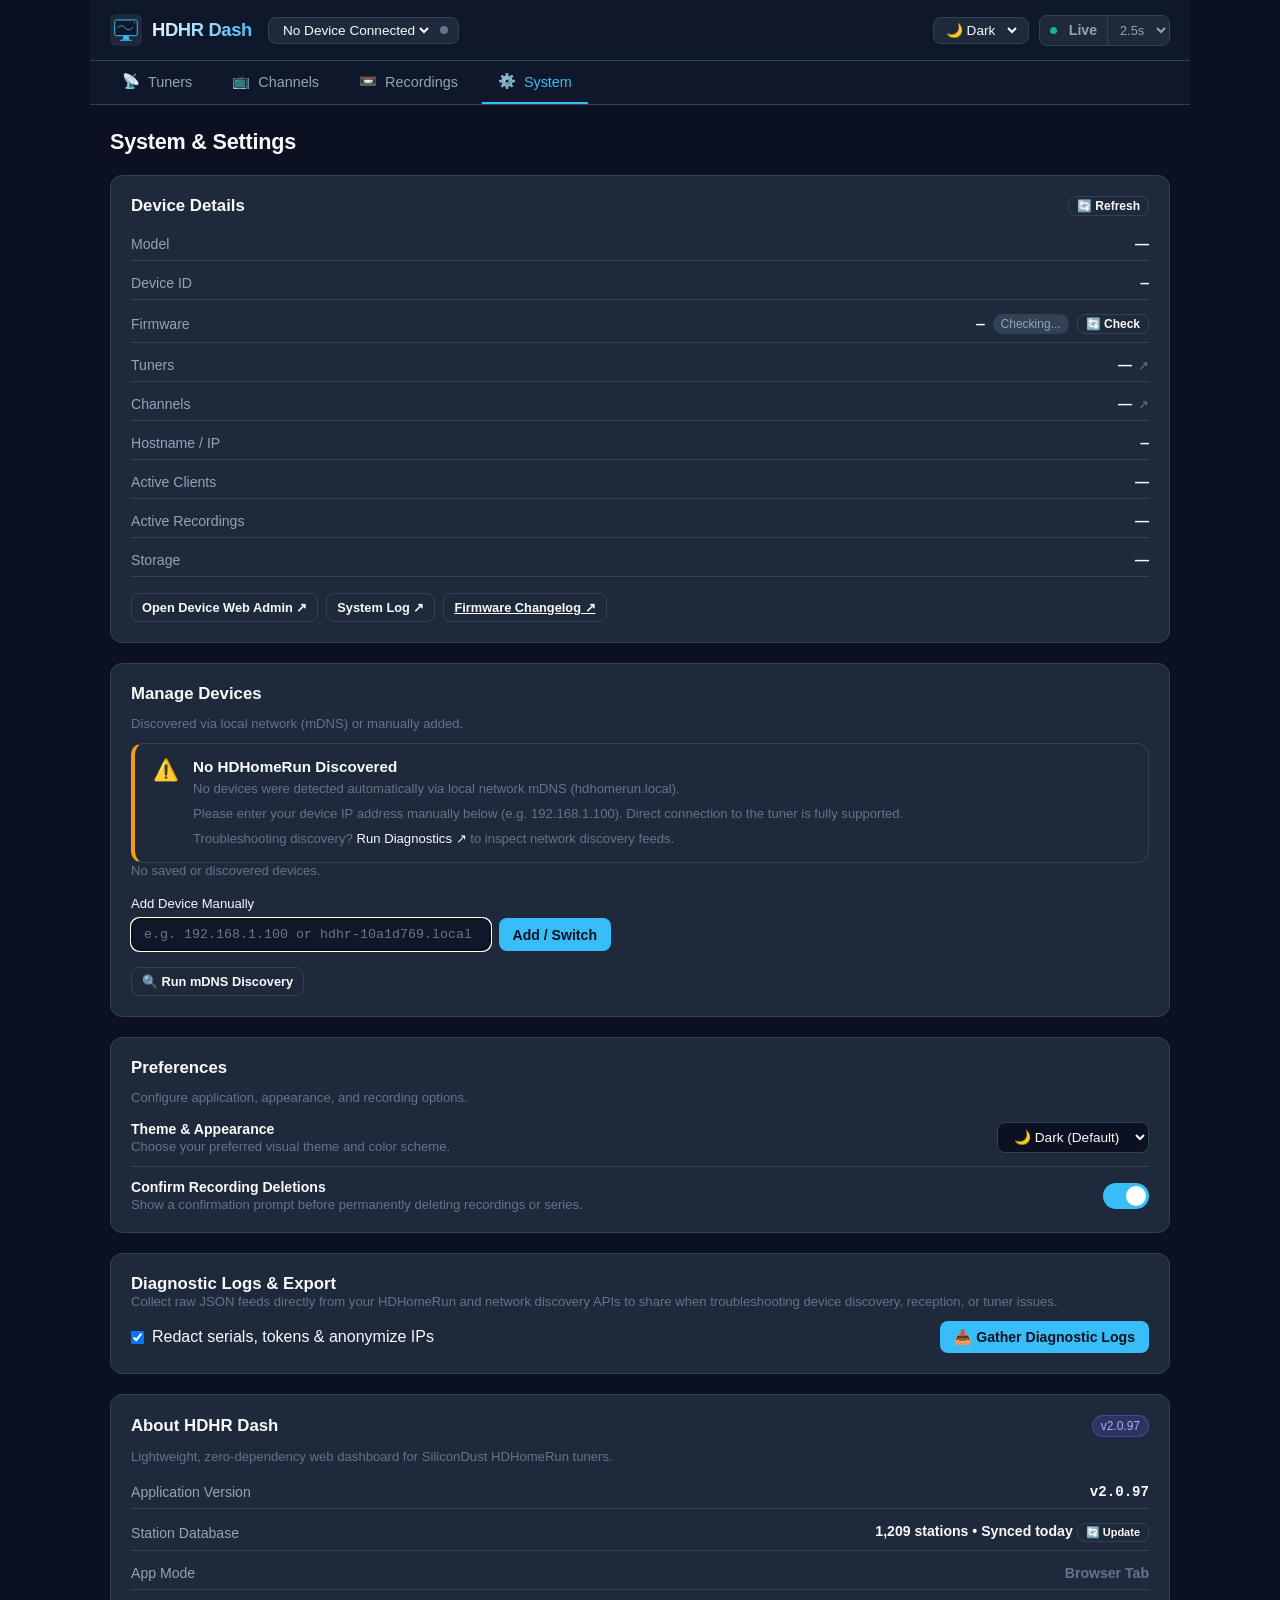
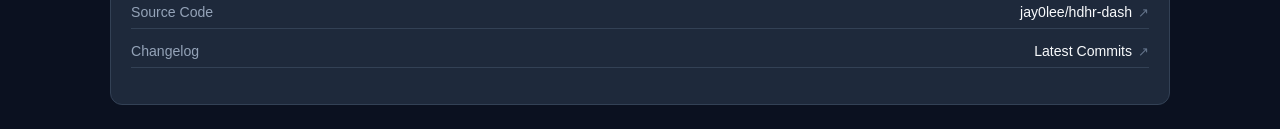
<file: index.html>
<!DOCTYPE html>
<html lang="en">
<head>
  <meta charset="UTF-8" />
  <meta name="viewport" content="width=device-width, initial-scale=1.0" />
  <title>HDHomeRun Dashboard</title>
  <link rel="manifest" href="manifest.json" />
  <link rel="icon" type="image/svg+xml" href="icon.svg" />
  <link rel="icon" type="image/png" sizes="192x192" href="icon-192.png" />
  <link rel="apple-touch-icon" sizes="180x180" href="apple-touch-icon.png" />
  <link rel="shortcut icon" href="favicon.ico" />
  <meta name="theme-color" content="#0f172a" />
  <!-- Critical styles to prevent layout flash or version mismatch -->
  <style>
    .tab-view { display: none !important; }
    .tab-view.active { display: block !important; }
    .hidden { display: none !important; }
  </style>
  <link rel="stylesheet" href="style.css?v=2.0.93" />
</head>
<body>
  <div class="app-shell">
    <!-- Top Navigation Header -->
    <header class="app-header">
      <div class="header-left">
        <div class="logo-group">
          <svg class="app-logo" viewBox="0 0 512 512" width="32" height="32">
            <rect width="512" height="512" rx="100" fill="#1e293b"/>
            <rect x="76" y="96" width="360" height="250" rx="24" fill="#0f172a" stroke="#38bdf8" stroke-width="16"/>
            <path d="M 120 220 Q 180 150 240 220 T 360 220" fill="none" stroke="#38bdf8" stroke-width="12" stroke-linecap="round"/>
            <circle cx="392" cy="136" r="10" fill="#4ade80"/>
            <path d="M 216 350 L 200 410 L 312 410 L 296 350 Z" fill="#38bdf8"/>
            <rect x="160" y="410" width="192" height="16" rx="8" fill="#38bdf8"/>
          </svg>
          <span class="app-title">HDHR Dash</span>
        </div>

        <div class="device-selector-wrapper">
          <select id="device-select" title="Active Device">
            <option value="">Discovering devices...</option>
          </select>
          <span id="connection-status-dot" class="status-dot disconnected" title="Connection Status"></span>
        </div>
      </div>

      <div class="header-right">
        <div class="theme-selector-wrapper">
          <select id="theme-select" title="Theme">
            <option value="dark">🌙 Dark</option>
            <option value="light">☀️ Light</option>
            <option value="oled">🖤 OLED</option>
            <option value="teal">🌊 Teal</option>
            <option value="nord">❄️ Nord</option>
          </select>
        </div>

        <div class="poll-control">
          <button id="btn-toggle-poll" class="btn btn-icon" title="Pause / Resume Live Polling">
            <span class="live-dot pulse"></span>
            <span id="poll-btn-label">Live</span>
          </button>
          <select id="poll-interval-select" title="Polling Interval">
            <option value="1000">1s</option>
            <option value="2500" selected>2.5s</option>
            <option value="5000">5s</option>
            <option value="0">Off</option>
          </select>
        </div>

        <button id="btn-install" class="btn btn-sm btn-install hidden" title="Install as Web App">
          ➕ Install
        </button>
      </div>
    </header>

    <!-- Nav Tabs -->
    <nav class="nav-tabs">
      <button class="nav-tab active" data-tab="tuners">
        <span class="tab-icon">📡</span>
        <span class="tab-label">Tuners</span>
      </button>
      <button class="nav-tab" data-tab="lineup">
        <span class="tab-icon">📺</span>
        <span class="tab-label">Channels</span>
        <span id="lineup-count-badge" class="tab-badge hidden">0</span>
      </button>
      <button class="nav-tab" data-tab="recordings">
        <span class="tab-icon">📼</span>
        <span class="tab-label">Recordings</span>
        <span id="recordings-count-badge" class="tab-badge hidden">0</span>
      </button>
      <button class="nav-tab" data-tab="system">
        <span class="tab-icon">⚙️</span>
        <span class="tab-label">System</span>
      </button>
    </nav>

    <!-- Main Views Container -->
    <main class="main-content">
      <!-- Error / Alert Banner -->
      <div id="global-alert" class="alert-banner hidden"></div>

      <!-- Tab 1: Tuners View -->
      <section id="view-tuners" class="tab-view active">
        <!-- Overview Grid View -->
        <div id="tuners-overview">
          <div class="view-header">
            <h2>Tuner Activity & Status</h2>
            <div class="view-actions">
              <span id="tuner-summary-badge" class="badge">Checking...</span>
              <button id="btn-refresh-tuners" class="btn btn-sm btn-secondary">↻ Refresh</button>
            </div>
          </div>

          <div id="tuners-grid" class="tuners-grid">
            <!-- Dynamically populated tuner cards -->
            <div class="loading-placeholder">Loading tuner status...</div>
          </div>
        </div>

        <!-- Single Tuner Detail & Real-Time Graph View -->
        <div id="tuner-detail-view" class="tuner-detail-view hidden">
          <div class="tuner-detail-topbar">
            <button id="btn-back-to-tuners" class="btn btn-sm btn-secondary">
              ← All Tuners
            </button>
            <div class="tuner-detail-status-pill">
              <span id="detail-status-dot" class="status-dot"></span>
              <span id="detail-status-text">Idle</span>
            </div>
          </div>

          <div class="tuner-detail-header-card card">
            <div class="tuner-detail-header-main">
              <div>
                <div class="tuner-title-row">
                  <h2 id="detail-tuner-name" class="detail-tuner-title">Tuner 0</h2>
                  <span id="detail-shared-badge"></span>
                </div>
                <div class="detail-channel-info">
                  <div id="detail-channel-logo" class="detail-channel-logo-container"></div>
                  <div class="detail-channel-text-wrap">
                    <span id="detail-channel-name" class="detail-channel-name">—</span>
                    <span id="detail-channel-locality" class="detail-channel-locality text-xs text-muted"></span>
                  </div>
                  <div class="detail-channel-badge-group">
                    <div class="detail-channel-num-row">
                      <span id="detail-channel-number" class="detail-channel-number"></span>
                      <span id="detail-channel-band" class="detail-channel-band"></span>
                    </div>
                    <div id="detail-channel-rf" class="detail-channel-rf text-xs text-muted"></div>
                  </div>
                </div>
              </div>
              <div class="detail-tuner-meta">
                <div class="detail-meta-item">
                  <span class="meta-label">Client(s):</span>
                  <span id="detail-clients-list" class="meta-value">None</span>
                </div>
                <div class="detail-meta-item">
                  <span class="meta-label">Rate:</span>
                  <span id="detail-network-rate" class="meta-value">—</span>
                </div>
              </div>
            </div>

            <!-- Controls: Sample Rate & Pause -->
            <div class="tuner-controls-bar">
              <div class="sample-rate-group">
                <span class="control-label">Sample Rate:</span>
                <div class="pill-group" id="sample-rate-pills">
                  <button class="pill active" data-interval="1000">1s</button>
                  <button class="pill" data-interval="5000">5s</button>
                  <button class="pill" data-interval="10000">10s</button>
                  <button class="pill" data-interval="60000">1m</button>
                </div>
              </div>
              <div class="playback-controls">
                <span id="graph-live-indicator" class="live-pulse-dot" title="Live Polling Active"></span>
                <button id="btn-toggle-graph-pause" class="btn btn-sm btn-secondary">
                  ⏸ Pause
                </button>
              </div>
            </div>
          </div>

          <!-- Idle Tuner Notice (shown when tuner is idle) -->
          <div id="detail-idle-notice" class="card idle-notice-card hidden">
            <div class="idle-notice-icon">📡</div>
            <div class="idle-notice-text">
              <h4>Tuner is Currently Idle</h4>
              <p class="text-muted">The HDHomeRun powers down its demodulator when idle and only measures RF signal when actively tuned to a channel. Tune to a channel on your TV, VLC, Channels, or Plex to start live graphing.</p>
            </div>
          </div>

          <!-- Real-Time Metrics Summary Cards (Current, Min, Max, Avg) -->
          <div class="metrics-summary-grid">
            <div class="card metric-summary-card metric-strength">
              <div class="metric-card-header">
                <div class="metric-title-group">
                  <span class="metric-dot-indicator dot-strength"></span>
                  <h4>Signal Strength</h4>
                </div>
                <span id="stat-current-strength" class="metric-big-value">0%</span>
              </div>
              <p class="metric-desc">Raw RF power from antenna. Target: <strong>75–100%</strong> (≥60% min).</p>
              <div class="metric-stats-row">
                <div><span>Min:</span> <strong id="stat-min-strength">—</strong></div>
                <div><span>Avg:</span> <strong id="stat-avg-strength">—</strong></div>
                <div><span>Max:</span> <strong id="stat-max-strength">—</strong></div>
              </div>
            </div>

            <div class="card metric-summary-card metric-quality">
              <div class="metric-card-header">
                <div class="metric-title-group">
                  <span class="metric-dot-indicator dot-quality"></span>
                  <h4>SNR Quality</h4>
                </div>
                <span id="stat-current-quality" class="metric-big-value">0%</span>
              </div>
              <p class="metric-desc">Signal-to-noise ratio. Target: <strong>80–100%</strong> (key for antenna aiming).</p>
              <div class="metric-stats-row">
                <div><span>Min:</span> <strong id="stat-min-quality">—</strong></div>
                <div><span>Avg:</span> <strong id="stat-avg-quality">—</strong></div>
                <div><span>Max:</span> <strong id="stat-max-quality">—</strong></div>
              </div>
            </div>

            <div class="card metric-summary-card metric-symbol">
              <div class="metric-card-header">
                <div class="metric-title-group">
                  <span class="metric-dot-indicator dot-symbol"></span>
                  <h4>Symbol Quality</h4>
                </div>
                <span id="stat-current-symbol" class="metric-big-value">0%</span>
              </div>
              <p class="metric-desc">Data packet integrity. Target: <strong>100%</strong> (&lt;100% = pixelation/pops).</p>
              <div class="metric-stats-row">
                <div><span>Min:</span> <strong id="stat-min-symbol">—</strong></div>
                <div><span>Avg:</span> <strong id="stat-avg-symbol">—</strong></div>
                <div><span>Max:</span> <strong id="stat-max-symbol">—</strong></div>
              </div>
            </div>
          </div>

          <!-- Chart Card with SVG Graph -->
          <div class="card chart-card">
            <div class="chart-header">
              <div class="chart-title-group">
                <h3>Reception Diagnostics Over Time</h3>
                <span id="chart-sample-count" class="text-sm text-muted">0 samples</span>
              </div>
              <div class="chart-legend" id="chart-legend">
                <button class="legend-item active" data-series="strength">
                  <span class="legend-color-box color-strength"></span>
                  Signal Strength
                </button>
                <button class="legend-item active" data-series="quality">
                  <span class="legend-color-box color-quality"></span>
                  SNR Quality
                </button>
                <button class="legend-item active" data-series="symbol">
                  <span class="legend-color-box color-symbol"></span>
                  Symbol Quality
                </button>
              </div>
            </div>

            <div class="chart-svg-container" id="chart-container">
              <svg id="tuner-chart-svg" viewBox="0 0 800 280" preserveAspectRatio="none">
                <defs>
                  <linearGradient id="grad-strength" x1="0" y1="0" x2="0" y2="1">
                    <stop offset="0%" stop-color="#38bdf8" stop-opacity="0.25" />
                    <stop offset="100%" stop-color="#38bdf8" stop-opacity="0.0" />
                  </linearGradient>
                  <linearGradient id="grad-quality" x1="0" y1="0" x2="0" y2="1">
                    <stop offset="0%" stop-color="#34d399" stop-opacity="0.25" />
                    <stop offset="100%" stop-color="#34d399" stop-opacity="0.0" />
                  </linearGradient>
                  <linearGradient id="grad-symbol" x1="0" y1="0" x2="0" y2="1">
                    <stop offset="0%" stop-color="#a78bfa" stop-opacity="0.25" />
                    <stop offset="100%" stop-color="#a78bfa" stop-opacity="0.0" />
                  </linearGradient>
                </defs>
                <g id="chart-grid-group"></g>
                <g id="chart-paths-group"></g>
                <g id="chart-crosshair-group"></g>
              </svg>
              <div id="chart-tooltip" class="chart-tooltip hidden"></div>
            </div>
            <div class="chart-xaxis-labels">
              <span id="chart-time-start">Oldest</span>
              <span id="chart-time-mid">Midpoint</span>
              <span id="chart-time-now">Now (Live)</span>
            </div>
          </div>
        </div>
      </section>

      <!-- Tab 2: Channel Lineup View -->
      <section id="view-lineup" class="tab-view">
        <div class="view-header">
          <h2>Channels</h2>
          <div class="view-actions">
            <button id="btn-export-m3u" class="btn btn-sm btn-secondary" title="Download M3U Playlist">
              📥 Export M3U
            </button>
            <button id="btn-refresh-lineup" class="btn btn-sm btn-secondary">↻ Refresh</button>
          </div>
        </div>

        <!-- Notice when no channels have static scan signal data -->
        <div id="lineup-signal-notice" class="channel-signal-notice card hidden mb-16">
          <div class="signal-notice-content">
            <div class="signal-notice-icon">ℹ️</div>
            <div class="signal-notice-body">
              <div class="signal-notice-title">No Scan Signal Data Available</div>
              <p class="signal-notice-text text-sm">
                Signal strength on the Channels tab is static from the device's last channel scan. To view real-time signal diagnostics, tune to a channel on the <a href="#tuners" class="status-link">Tuners tab ↗</a>.
              </p>
              <p class="signal-notice-subtext text-xs">
                To populate channel signal strengths, perform a channel scan from the <a id="link-hdhr-web-lineup" href="#" target="_blank" rel="noopener noreferrer" class="status-link">HDHomeRun Channel Lineup Web Page ↗</a> or the official HDHomeRun app.
              </p>
            </div>
          </div>
        </div>

        <div class="filter-bar">
          <input type="text" id="lineup-search" placeholder="Search channels by name or number (e.g. 5.1, NBC)..." />
          <div class="filter-dropdown-container">
            <button id="btn-lineup-filters" class="btn btn-secondary filter-toggle-btn" type="button" aria-expanded="false" title="Filter channels by status, band, format, and DRM">
              <span class="filter-btn-icon">⚡</span>
              <span>Filters</span>
              <span id="lineup-filter-active-count" class="badge-pill filter-count-badge hidden">0</span>
              <span class="dropdown-caret">▾</span>
            </button>

            <div id="lineup-filter-menu" class="filter-dropdown-menu hidden">
              <div class="filter-menu-header">
                <span class="filter-menu-title">Filter Channels</span>
                <button type="button" id="btn-reset-filters" class="btn-text-action" title="Reset all filters to default">Reset</button>
              </div>

              <div class="filter-menu-body">
                <!-- Status Filter -->
                <div class="filter-menu-row">
                  <label class="filter-menu-label" for="filter-status-select">Status</label>
                  <select id="filter-status-select" class="filter-menu-select">
                    <option value="allowed" selected>Allowed Only</option>
                    <option value="all">All Channels</option>
                    <option value="favorites">Favorites ⭐</option>
                    <option value="hidden">Hidden ❌</option>
                  </select>
                </div>

                <!-- Band Filter -->
                <div class="filter-menu-row">
                  <label class="filter-menu-label" for="filter-band-select">Band (Frequency)</label>
                  <select id="filter-band-select" class="filter-menu-select">
                    <option value="all" selected>All Bands</option>
                    <option value="vhf">VHF Only (Low & High)</option>
                    <option value="vhf-low">VHF-Low (RF 2–6)</option>
                    <option value="vhf-high">VHF-High (RF 7–13)</option>
                    <option value="uhf">UHF Only (RF 14+)</option>
                  </select>
                </div>

                <!-- Standard / Format Filter -->
                <div class="filter-menu-row">
                  <label class="filter-menu-label" for="filter-format-select">Format</label>
                  <select id="filter-format-select" class="filter-menu-select">
                    <option value="all" selected>All Formats</option>
                    <option value="atsc3">ATSC 3.0 (NextGen TV)</option>
                    <option value="atsc1">ATSC 1.0 (Standard Digital)</option>
                    <option value="hd">HD Only</option>
                    <option value="sd">SD Only</option>
                  </select>
                </div>

                <!-- DRM Filter -->
                <div class="filter-menu-row">
                  <label class="filter-menu-label" for="filter-drm-select">DRM Protection</label>
                  <select id="filter-drm-select" class="filter-menu-select">
                    <option value="all" selected>All Channels</option>
                    <option value="drm">DRM Protected 🔒</option>
                    <option value="nodrm">Clear / No DRM</option>
                  </select>
                </div>
              </div>

              <div class="filter-menu-footer">
                <button type="button" id="btn-clear-filters" class="btn btn-secondary btn-sm">Clear All</button>
                <button type="button" id="btn-apply-filters" class="btn btn-primary btn-sm">Done</button>
              </div>
            </div>
          </div>

          <button id="btn-quick-clear-filters" class="btn btn-secondary btn-sm hidden" title="Clear all active filters">
            ✕ Clear Filters
          </button>
        </div>

        <!-- Active Filter Chips Row -->
        <div id="lineup-active-chips" class="active-filter-chips hidden"></div>

        <div class="lineup-table-wrapper">
          <table class="lineup-table">
            <thead>
              <tr>
                <th>Channel</th>
                <th>Station</th>
                <th>Format & Badges</th>
                <th>Signal</th>
                <th>Actions</th>
              </tr>
            </thead>
            <tbody id="lineup-tbody">
              <tr>
                <td colspan="5" class="empty-state">Loading channel lineup...</td>
              </tr>
            </tbody>
          </table>
        </div>
      </section>

      <!-- Tab 3: DVR Recordings View -->
      <section id="view-recordings" class="tab-view">
        <div class="view-header">
          <div>
            <h2>DVR & Recordings</h2>
            <p id="dvr-engine-info" class="text-muted text-sm">Detecting recording engine...</p>
          </div>
          <div class="view-actions">
            <button id="btn-refresh-recordings" class="btn btn-sm btn-secondary">↻ Refresh</button>
          </div>
        </div>

        <!-- Storage Space Bar -->
        <div id="dvr-storage-bar-card" class="card mb-16 hidden">
          <div class="storage-bar-header">
            <span class="text-sm font-semibold">💾 Storage</span>
            <span id="storage-space-text" class="text-sm text-muted font-mono">—</span>
          </div>
          <div class="metric-bar-bg mt-6">
            <div id="storage-bar-fill" class="metric-bar-fill good" style="width: 0%;"></div>
          </div>
        </div>

        <!-- Sub-Navigation Pills -->
        <div class="filter-bar" id="dvr-filter-bar">
          <div class="filter-pills" id="dvr-view-pills">
            <button class="pill active" data-dvr-view="series">
              Series <span id="series-count-pill" class="badge-pill">0</span>
            </button>
            <button class="pill" data-dvr-view="episodes">
              Episodes <span id="episodes-count-pill" class="badge-pill">0</span>
            </button>
            <button class="pill" data-dvr-view="rules">
              Scheduled Rules <span id="rules-count-pill" class="badge-pill">0</span>
            </button>
          </div>
        </div>

        <div id="dvr-not-detected" class="card empty-card hidden">
          <div class="empty-icon">📼</div>
          <h3>No Recording Engine Detected</h3>
          <p>The active device does not currently advertise an HDHomeRun RECORD storage engine. If your storage engine runs on a different IP or port, you can configure it in System settings.</p>
          <button id="btn-recheck-dvr" class="btn btn-primary">Check Again</button>
        </div>

        <div id="recordings-container" class="recordings-grid">
          <!-- Dynamically populated recording cards -->
        </div>
      </section>

      <!-- Tab 4: System & Settings View -->
      <section id="view-system" class="tab-view">
        <div class="view-header">
          <h2>System & Settings</h2>
        </div>

        <div class="system-grid">
          <!-- Device Information Card -->
          <div class="card">
            <div class="card-header-with-actions">
              <h3>Device Details</h3>
              <button id="btn-refresh-system-status" class="btn btn-xs btn-secondary" title="Refresh device and live status">🔄 Refresh</button>
            </div>
            <div id="device-info-list" class="info-list">
              <div class="info-row"><span class="info-label">Model</span><span id="info-model" class="info-val">—</span></div>
              <div class="info-row"><span class="info-label" id="label-info-id">Device ID</span><span id="info-id" class="info-val font-mono">—</span></div>
              <div class="info-row">
                <span class="info-label" id="label-info-firmware">Firmware</span>
                <div class="info-val-group">
                  <span id="info-firmware" class="info-val font-mono">—</span>
                  <span id="firmware-status-badge" class="badge">Checking...</span>
                  <button id="btn-check-firmware" class="btn btn-xs btn-secondary" title="Check for firmware updates">🔄 Check</button>
                </div>
              </div>
              <div class="info-row">
                <span class="info-label">Tuners</span>
                <a href="#tuners" class="status-link" id="info-tuners-link" title="View Tuners tab">
                  <span id="info-tuners" class="info-val">—</span>
                  <span class="status-arrow">↗</span>
                </a>
              </div>
              <div class="info-row">
                <span class="info-label">Channels</span>
                <a href="#channels" class="status-link" id="info-channels-link" title="View Channels tab">
                  <span id="info-channels" class="info-val">—</span>
                  <span class="status-arrow">↗</span>
                </a>
              </div>
              <div class="info-row"><span class="info-label" id="label-info-ip">Hostname / IP</span><span id="info-ip" class="info-val font-mono">—</span></div>
              <div class="info-row">
                <span class="info-label">Active Clients</span>
                <div id="info-clients-wrap" class="info-val-group">
                  <span id="info-active-clients" class="info-val">—</span>
                </div>
              </div>
              <div class="info-row">
                <span class="info-label">Active Recordings</span>
                <div id="info-recordings-wrap" class="info-val-group">
                  <span id="info-active-recordings" class="info-val">—</span>
                </div>
              </div>
              <div class="info-row">
                <span class="info-label">Storage</span>
                <div id="info-storage-container" class="info-val-group" style="flex-direction: column; align-items: flex-end; gap: 4px;">
                  <span id="info-storage" class="info-val">—</span>
                  <div id="info-storage-bar-wrap" class="storage-mini-bar-wrap hidden">
                    <div id="info-storage-bar-fill" style="height: 100%; width: 0%; border-radius: 3px; transition: width 0.3s ease;"></div>
                  </div>
                </div>
              </div>
            </div>
            <div class="card-footer-actions">
              <button id="btn-reboot-check" class="btn btn-sm btn-secondary">
                Open Device Web Admin ↗
              </button>
              <button id="btn-system-log" class="btn btn-sm btn-secondary">
                System Log ↗
              </button>
              <a href="https://www.silicondust.com/support/downloads/firmware-changelog/" target="_blank" rel="noopener noreferrer" class="btn btn-sm btn-secondary">
                Firmware Changelog ↗
              </a>
            </div>
          </div>

          <!-- Add / Manage Devices Card -->
          <div class="card">
            <h3>Manage Devices</h3>
            <p class="text-sm text-muted mb-12">Discovered via local network (mDNS) or manually added.</p>

            <!-- Notice when no device is discovered/connected -->
            <div id="no-device-notice" class="channel-signal-notice card hidden mb-16" style="border-left-color: var(--accent-amber);">
              <div class="signal-notice-content">
                <div class="signal-notice-icon">⚠️</div>
                <div class="signal-notice-body">
                  <div class="signal-notice-title">No HDHomeRun Discovered</div>
                  <p class="signal-notice-text text-sm">
                    No devices were detected automatically via local network mDNS (<code>hdhomerun.local</code>).
                  </p>
                  <p class="signal-notice-text text-sm mt-6">
                    Please enter your device IP address manually below (e.g. <code>192.168.1.100</code>). Direct connection to the tuner is fully supported.
                  </p>
                  <p class="signal-notice-text text-sm mt-6">
                    Troubleshooting discovery? <a href="#card-diagnostics" onclick="document.getElementById('card-diagnostics')?.scrollIntoView({ behavior: 'smooth' }); return false;" class="status-link">Run Diagnostics ↗</a> to inspect network discovery feeds.
                  </p>
                </div>
              </div>
            </div>

            <div id="discovered-devices-list" class="device-cards-list">
              <!-- Dynamically populated -->
            </div>

            <div class="manual-add-section">
              <label for="input-custom-ip" class="text-sm font-semibold">Add Device Manually</label>
              <div class="ip-input-row mt-6">
                <input type="text" id="input-custom-ip" placeholder="e.g. 192.168.1.100 or hdhr-10a1d769.local" />
                <button id="btn-add-device" class="btn btn-primary">Add / Switch</button>
              </div>
            </div>

            <div class="mt-16">
              <button id="btn-rediscover" class="btn btn-sm btn-secondary">
                🔍 Run mDNS Discovery
              </button>
            </div>
          </div>
          <!-- Preferences Card -->
          <div class="card">
            <h3>Preferences</h3>
            <p class="text-sm text-muted mb-12">Configure application, appearance, and recording options.</p>

            <div class="pref-row">
              <div class="pref-info">
                <strong>Theme & Appearance</strong>
                <p class="text-sm text-muted">Choose your preferred visual theme and color scheme.</p>
              </div>
              <div class="pref-control">
                <select id="pref-theme-select" class="pref-select" title="Theme">
                  <option value="dark">🌙 Dark (Default)</option>
                  <option value="light">☀️ Light</option>
                  <option value="oled">🖤 OLED Black</option>
                  <option value="teal">🌊 Teal (HDHR)</option>
                  <option value="nord">❄️ Nord Frost</option>
                </select>
              </div>
            </div>

            <div class="pref-row">
              <div class="pref-info">
                <strong>Confirm Recording Deletions</strong>
                <p class="text-sm text-muted">Show a confirmation prompt before permanently deleting recordings or series.</p>
              </div>
              <label class="toggle-switch">
                <input type="checkbox" id="pref-confirm-delete" checked />
                <span class="toggle-slider"></span>
              </label>
            </div>
          </div>

          <!-- Diagnostic Logs & Export Card -->
          <div class="card" id="card-diagnostics">
            <div class="card-header-with-actions">
              <div>
                <h3>Diagnostic Logs & Export</h3>
                <p class="text-sm text-muted">Collect raw JSON feeds directly from your HDHomeRun and network discovery APIs to share when troubleshooting device discovery, reception, or tuner issues.</p>
              </div>
            </div>

            <!-- Idle Tuner Warning Banner -->
            <div id="diag-idle-warning" class="diag-warning-banner hidden">
              <span class="diag-warning-icon">⚠️</span>
              <div class="diag-warning-text">
                <strong>All tuners are currently idle.</strong>
                <span>Diagnostics require an active stream to be useful. Please open the live feed in the HDHomeRun app (or tune to a channel in Plex, Channels, or VLC) and then try again.</span>
              </div>
            </div>

            <div class="diag-toolbar mt-12">
              <div class="diag-options">
                <label class="checkbox-label" title="Redact serial numbers, credentials, and anonymize IP addresses before sharing">
                  <input type="checkbox" id="diag-redact-auth" checked />
                  <span>Redact serials, tokens & anonymize IPs</span>
                </label>
              </div>
              <div class="diag-actions">
                <button id="btn-gather-diag" class="btn btn-primary">
                  📥 Gather Diagnostic Logs
                </button>
                <button id="btn-copy-diag" class="btn btn-secondary hidden" title="Copy full JSON to clipboard">
                  📋 Copy to Clipboard
                </button>
                <button id="btn-download-diag" class="btn btn-secondary hidden" title="Download diagnostic JSON file">
                  💾 Download JSON
                </button>
                <button id="btn-github-issue" class="btn btn-secondary hidden" title="Open GitHub Issue pre-filled with diagnostics">
                  🐙 File GitHub Issue ↗
                </button>
              </div>
            </div>

            <div id="diag-status-banner" class="diag-status-banner hidden">
              <span id="diag-status-icon">⏳</span>
              <span id="diag-status-text">Gathering diagnostic data from HDHomeRun...</span>
            </div>

            <div id="diag-output-wrap" class="diag-output-container hidden">
              <div class="diag-output-header">
                <span id="diag-output-meta" class="text-xs font-mono text-muted">0 KB • 0 feeds</span>
                <span id="diag-copy-feedback" class="text-xs text-success hidden">✓ Copied to clipboard!</span>
              </div>
              <pre id="diag-output-pre" class="diag-code-block font-mono"><code></code></pre>
            </div>
          </div>

          <!-- About HDHR Dash Card -->
          <div class="card">
            <div class="card-header-with-actions">
              <h3>About HDHR Dash</h3>
              <span id="app-version-badge" class="badge badge-hd">v2.0.93</span>
            </div>
            <p class="text-sm text-muted mb-12">Lightweight, zero-dependency web dashboard for SiliconDust HDHomeRun tuners.</p>
            <div class="info-list">
              <div class="info-row">
                <span class="info-label">Application Version</span>
                <span id="info-app-version" class="info-val font-mono">v2.0.93</span>
              </div>
              <div class="info-row">
                <span class="info-label">Station Database</span>
                <span class="info-val">
                  <span id="info-stations-status">Loading...</span>
                  <button id="btn-update-stations" class="btn btn-sm btn-secondary ml-8" style="padding: 2px 8px; font-size: 11px;" title="Check for updated station database from website">🔄 Update</button>
                </span>
              </div>
              <div class="info-row">
                <span class="info-label">App Mode</span>
                <span id="info-pwa-mode" class="info-val">Browser Tab</span>
              </div>
              <div class="info-row">
                <span class="info-label">Source Code</span>
                <a href="https://github.com/jay0lee/hdhr-dash" target="_blank" rel="noopener noreferrer" class="status-link" title="Open GitHub Repository">
                  <span>jay0lee/hdhr-dash</span>
                  <span class="status-arrow">↗</span>
                </a>
              </div>
              <div class="info-row">
                <span class="info-label">Changelog</span>
                <a href="https://github.com/jay0lee/hdhr-dash/commits/main" target="_blank" rel="noopener noreferrer" class="status-link" title="View Commit History">
                  <span>Latest Commits</span>
                  <span class="status-arrow">↗</span>
                </a>
              </div>
            </div>
          </div>
        </div>
      </section>
    </main>
  </div>

  <!-- Confirm Deletion Modal -->
  <div id="modal-confirm-delete" class="modal-overlay hidden">
    <div class="modal-card">
      <div class="modal-header">
        <h3 class="modal-title" id="modal-delete-title">⚠️ Confirm Deletion</h3>
        <button id="modal-close-btn" class="modal-close-icon">&times;</button>
      </div>
      <div class="modal-body">
        <p id="confirm-delete-msg">Are you sure you want to delete this recording?</p>
        <div class="modal-checkbox-row mt-12">
          <label class="checkbox-label">
            <input type="checkbox" id="confirm-delete-dont-ask" />
            <span>Don't ask me again</span>
          </label>
        </div>
      </div>
      <div class="modal-footer">
        <button id="btn-cancel-delete" class="btn btn-secondary">Cancel</button>
        <button id="btn-proceed-delete" class="btn btn-danger">🗑️ Delete</button>
      </div>
    </div>
  </div>

  <!-- In-Tab ATSC 1.0 Video Player Window Layer -->
  <div id="player-window-layer" class="player-window-layer hidden">
    <div class="player-window-card" id="player-window-card">
      <!-- Window Header -->
      <div class="player-window-header" id="player-window-header">
        <div class="player-header-left">
          <span class="badge badge-live">🔴 LIVE</span>
          <span class="player-channel-logo-wrap" id="player-channel-logo"></span>
          <div class="player-header-title-group">
            <span class="player-channel-title" id="player-channel-title">Channel Player</span>
            <span class="player-channel-sub" id="player-channel-sub">ATSC 1.0 • HDHomeRun Direct</span>
          </div>
        </div>
        <div class="player-header-actions">
          <button id="btn-player-stats" class="player-tool-btn" title="Toggle Stream & Decoder HUD Stats">📊 Stats</button>
          <button id="btn-player-ratio" class="player-tool-btn" title="Cycle Aspect Ratio: 16:9 / 4:3 / Auto">16:9</button>
          <button id="btn-player-minimize" class="player-tool-btn" title="Toggle Mini-Player (Corner PiP)">🗕 Mini</button>
          <button id="btn-player-fullscreen" class="player-tool-btn" title="Toggle Fullscreen">⛶</button>
          <button id="btn-player-close" class="player-tool-btn player-close-btn" title="Close Player and Stop Stream">&times;</button>
        </div>
      </div>

      <!-- Video Display Area -->
      <div class="player-viewport" id="player-viewport">
        <canvas id="player-canvas" class="player-canvas" width="1280" height="720"></canvas>
        
        <!-- Loading / Status Overlay -->
        <div id="player-loading-overlay" class="player-loading-overlay">
          <div class="player-spinner"></div>
          <div class="player-loading-text" id="player-loading-text">Connecting to HDHomeRun tuner...</div>
        </div>

        <!-- Diagnostic Stats HUD Overlay -->
        <div id="player-stats-hud" class="player-stats-hud hidden">
          <div class="stats-hud-row"><span>Channel:</span> <span id="hud-channel" class="font-mono">—</span></div>
          <div class="stats-hud-row"><span>Resolution:</span> <span id="hud-resolution" class="font-mono">Waiting for stream...</span></div>
          <div class="stats-hud-row"><span>Video Codec:</span> <span id="hud-video-codec" class="font-mono">MPEG-2 Video (Wasm)</span></div>
          <div class="stats-hud-row"><span>Audio Codec:</span> <span id="hud-audio-codec" class="font-mono">AC-3 Dolby (Wasm)</span></div>
          <div class="stats-hud-row"><span>FPS:</span> <span id="hud-fps" class="font-mono">0.0</span></div>
          <div class="stats-hud-row"><span>Dropped Frames:</span> <span id="hud-dropped" class="font-mono">0</span></div>
          <div class="stats-hud-row"><span>Decoder Latency:</span> <span id="hud-latency" class="font-mono">0 ms</span></div>
          <div class="stats-hud-row"><span>Audio Clock Sync:</span> <span id="hud-sync" class="font-mono">0 ms</span></div>
          <div class="stats-hud-row"><span>Bitrate:</span> <span id="hud-bitrate" class="font-mono">0 Mbps</span></div>
          <div class="stats-hud-row"><span>Tuner:</span> <span id="hud-tuner" class="font-mono">—</span></div>
          <div class="stats-hud-row"><span>Signal Strength:</span> <span id="hud-signal-strength" class="font-mono">—</span></div>
          <div class="stats-hud-row"><span>Signal Quality (SNQ):</span> <span id="hud-signal-quality" class="font-mono">—</span></div>
          <div class="stats-hud-row"><span>Symbol Quality (SEQ):</span> <span id="hud-symbol-quality" class="font-mono">—</span></div>
        </div>
      </div>

      <!-- Player Controls Bar -->
      <div class="player-controls">
        <div class="player-controls-left">
          <button id="btn-player-playpause" class="player-btn-control" title="Pause / Resume Live Playback">⏸</button>
          <button id="btn-player-jump-live" class="badge badge-live-btn" title="Jump to Live edge">🔴 LIVE</button>
          <div class="player-volume-group">
            <button id="btn-player-mute" class="player-btn-control" title="Mute / Unmute">🔊</button>
            <input type="range" id="player-volume-slider" class="player-volume-slider" min="0" max="1" step="0.05" value="1" title="Volume Slider" />
          </div>
        </div>
        <div class="player-controls-right">
          <span id="player-signal-pill" class="badge-signal hidden" title="Broadcast Signal Quality (Strength / Quality / Symbol)">
            <span>📶</span> <span id="player-signal-label">—</span>
          </span>
          <span class="player-format-tag" id="player-format-tag">ATSC 1.0</span>
          <button id="btn-player-fs-bottom" class="player-btn-control" title="Fullscreen">⛶</button>
        </div>
      </div>
    </div>
  </div>

  <script src="player-renderer.js?v=2.0.97"></script>
  <script src="app.js?v=2.0.97"></script>
</body>
</html>
</file>
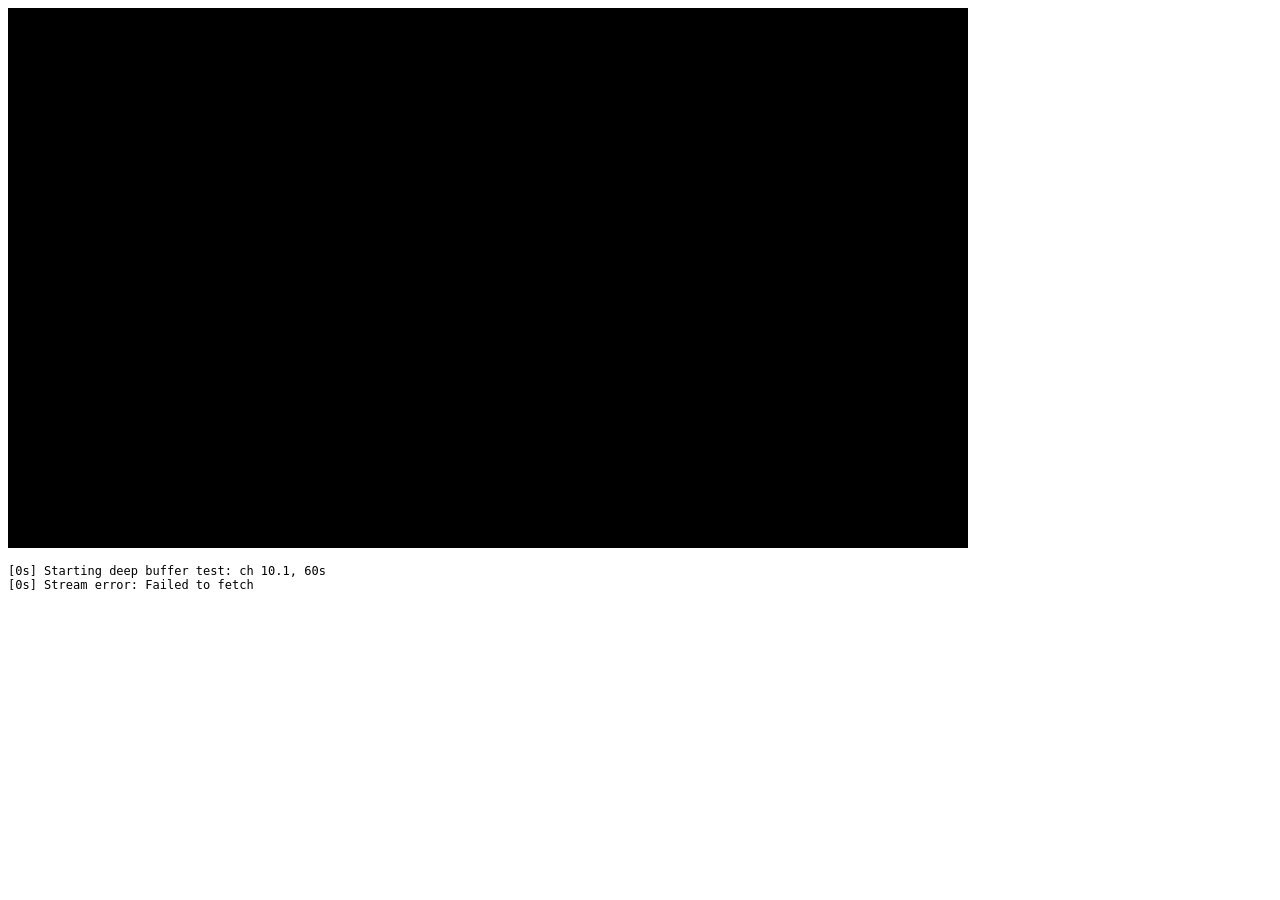
<file: deeptest.html>
<!DOCTYPE html>
<html>
<head><title>v2.0.96 Deep Buffer Validation</title></head>
<body>
<canvas id="c" width="1920" height="1080" style="width:960px;height:540px"></canvas>
<pre id="log" style="font:12px monospace;white-space:pre-wrap;max-height:400px;overflow:auto"></pre>
<script src="atsc-demuxer.js"></script>
<script src="player-renderer.js"></script>
<script>
// Deep buffer validation test — single channel, 60 seconds
// Designed for both headless CDP testing and visual browser testing
const urlParams = new URLSearchParams(window.location.search);
const CHANNEL = urlParams.get('ch') || window.OVERRIDE_CHANNEL || '10.1';
const DURATION = parseInt(urlParams.get('dur') || '60000');
const HDHR = 'http://10.1.0.4:5004/auto/v';

function log(msg) {
  const el = document.getElementById('log');
  const ts = ((performance.now() / 1000) | 0) + 's';
  const line = `[${ts}] ${msg}`;
  if (el) el.textContent += line + '\n';
  console.log(line);
}

// Exposed globals for CDP monitoring
window.T = {
  phase: 'init',       // init -> buffering -> playing -> done
  bufferSec: 0,        // seconds of audio buffered ahead
  bufferPct: 0,        // buffer fill percentage (0-100)
  rendered: 0,
  dropped: 0,
  fps: 0,
  queueDepth: 0,       // video queue size
  segments: 0,
  zeroFrameSegs: 0,
  audioStarved: false,
  masterPts: null,
  errors: [],
  segLogs: [],
  // Periodic snapshots for analysis
  snapshots: []
};

(async () => {
  const canvas = document.getElementById('c');
  const renderer = new WebGLVideoRenderer(canvas);
  const audio = new WebAudioPlayer({ volume: 0.5 });
  window.testAudio = audio; // Expose for CDP

  const sync = new AVSynchronizer(renderer, audio, {
    onFrameStats: (s) => {
      window.T.fps = s.fps;
      window.T.rendered = s.rendered;
      window.T.dropped = s.dropped;
    }
  });
  window.testSync = sync; // Expose for CDP
  sync.start();

  log(`Starting deep buffer test: ch ${CHANNEL}, ${DURATION/1000}s`);
  window.T.phase = 'buffering';

  const worker = new Worker('atsc-worker.js?v=2.0.96');
  let segCount = 0, zeroFrames = 0;

  worker.onmessage = (e) => {
    const msg = e.data;
    if (!msg) return;

    switch (msg.type) {
      case 'VIDEO_BATCH':
        if (msg.yuvData && msg.frames) {
          for (let i = 0; i < msg.frames.length; i++) {
            const f = msg.frames[i];
            sync.queueVideoFrame({
              pts: f.pts, width: msg.width, height: msg.height,
              isInterlaced: msg.isInterlaced,
              y: new Uint8Array(msg.yuvData, f.offset, msg.yPlaneSize),
              u: new Uint8Array(msg.yuvData, f.offset + msg.yPlaneSize, msg.uvPlaneSize),
              v: new Uint8Array(msg.yuvData, f.offset + msg.yPlaneSize + msg.uvPlaneSize, msg.uvPlaneSize),
            });
          }
        }
        window.T.queueDepth = sync.videoQueue.length;
        break;

      case 'AUDIO_BATCH':
        if (msg.left && msg.right) {
          const left = new Float32Array(msg.left);
          const right = new Float32Array(msg.right);
          const CHUNK = 9600;
          let pts = msg.pts;
          const sr = msg.sampleRate || 48000;
          for (let s = 0; s < msg.totalSamples; s += CHUNK) {
            const len = Math.min(CHUNK, msg.totalSamples - s);
            audio.queueAudio(left.subarray(s, s + len), right.subarray(s, s + len), pts, sr);
            pts += len / sr;
          }
        }
        break;

      case 'WORKER_LOG':
        if (msg.text) {
          segCount++;
          window.T.segments = segCount;
          window.T.segLogs.push(msg.text);
          // Check for zero-frame segments
          if (msg.text.includes(' 0f ')) {
            zeroFrames++;
            window.T.zeroFrameSegs = zeroFrames;
            log(`⚠️ ZERO-FRAME segment #${segCount}: ${msg.text}`);
          }
        }
        break;

      case 'ERROR':
        window.T.errors.push(msg.message);
        log(`❌ ERROR: ${msg.message}`);
        break;
    }
  };

  worker.postMessage({ type: 'INIT' });

  // Periodic monitoring — take snapshots every 2 seconds
  const monitorInterval = setInterval(() => {
    if (!audio.context) return;
    const ctx = audio.context;
    const nextPlay = audio.nextPlayTime;
    const buffered = nextPlay - ctx.currentTime;
    const masterPts = audio.getMasterClockPts();
    const starved = audio.isStarved();
    const firstChunkStart = audio.scheduledChunks.length > 0 ? audio.scheduledChunks[0].startTime : null;
    const playbackStarted = firstChunkStart !== null && ctx.currentTime >= firstChunkStart;

    window.T.bufferSec = Math.round(buffered * 10) / 10;
    window.T.bufferPct = Math.min(100, Math.round(Math.max(0, buffered) / 20.0 * 100));
    window.T.audioStarved = starved;
    window.T.masterPts = masterPts;

    if (!playbackStarted && window.T.phase === 'buffering') {
      log(`📦 Buffering: ${window.T.bufferPct}% (${window.T.bufferSec}s ahead) | queue=${sync.videoQueue.length} segs=${segCount}`);
    } else if (playbackStarted && window.T.phase !== 'playing') {
      window.T.phase = 'playing';
      log(`▶️ PLAYBACK STARTED! Buffer=${window.T.bufferSec}s | queue=${sync.videoQueue.length}`);
    }

    if (window.T.phase === 'playing') {
      log(`🎬 fps=${window.T.fps} rendered=${sync.renderedFrames} dropped=${sync.droppedFrames} queue=${sync.videoQueue.length} buf=${window.T.bufferSec}s starved=${starved}`);
    }

    // Take snapshot
    window.T.snapshots.push({
      t: Math.round(performance.now() / 1000),
      phase: window.T.phase,
      bufSec: window.T.bufferSec,
      rendered: sync.renderedFrames,
      dropped: sync.droppedFrames,
      fps: window.T.fps,
      queue: sync.videoQueue.length,
      starved: starved
    });
  }, 2000);

  // Stream data
  const ctrl = new AbortController();
  try {
    const res = await fetch(HDHR + CHANNEL, { signal: ctrl.signal });
    const reader = res.body.getReader();
    while (true) {
      const { done, value } = await reader.read();
      if (done) break;
      if (value && value.byteLength > 0) {
        let buf = value.byteOffset === 0 && value.byteLength === value.buffer.byteLength
          ? value.buffer : value.buffer.slice(value.byteOffset, value.byteOffset + value.byteLength);
        worker.postMessage({ type: 'CHUNK', chunk: buf }, [buf]);
      }
    }
  } catch (e) {
    if (e.name !== 'AbortError') log(`Stream error: ${e.message}`);
  }

  // Stop after DURATION
  setTimeout(() => {
    ctrl.abort();
    worker.postMessage({ type: 'FLUSH' });
    clearInterval(monitorInterval);

    setTimeout(() => {
      worker.terminate();
      sync.stop();
      window.T.phase = 'done';

      // Final report
      const dropRate = sync.renderedFrames > 0
        ? Math.round(sync.droppedFrames / (sync.renderedFrames + sync.droppedFrames) * 1000) / 10
        : 0;

      log('\n=== DEEP BUFFER TEST RESULTS ===');
      log(`Channel: ${CHANNEL}`);
      log(`Segments decoded: ${segCount} (${zeroFrames} zero-frame)`);
      log(`Frames rendered: ${sync.renderedFrames}`);
      log(`Frames dropped: ${sync.droppedFrames} (${dropRate}%)`);
      log(`Final FPS: ${window.T.fps}`);
      log(`Final queue depth: ${sync.videoQueue.length}`);
      log(`Final buffer: ${window.T.bufferSec}s`);
      log(`Audio starved: ${window.T.audioStarved}`);
      log(`Errors: ${window.T.errors.length}`);

      const verdict = sync.renderedFrames > 500 && dropRate < 5 && zeroFrames === 0;
      log(`\nVERDICT: ${verdict ? 'PASS ✅' : 'FAIL ❌'}`);
      if (!verdict) {
        if (sync.renderedFrames <= 500) log('  → Too few frames rendered');
        if (dropRate >= 5) log('  → Drop rate too high');
        if (zeroFrames > 0) log('  → Had zero-frame segments');
      }

      window.T.verdict = verdict ? 'PASS' : 'FAIL';
    }, 1500);
  }, DURATION);
})();
</script>
</body>
</html>
</file>
<file: style.css>
:root, [data-theme="dark"] {
  --bg-main: #0b1120;
  --bg-card: #1e293b;
  --bg-card-hover: #243247;
  --bg-subtle: #0f172a;
  --border-main: #334155;
  --border-light: #475569;

  --text-primary: #f8fafc;
  --text-secondary: #94a3b8;
  --text-muted: #64748b;
  --text-inverse: #0b1120;

  --accent-cyan: #38bdf8;
  --accent-cyan-hover: #0ea5e9;
  --accent-emerald: #10b981;
  --accent-emerald-light: #34d399;
  --accent-amber: #f59e0b;
  --accent-rose: #f43f5e;
  --accent-red: #ef4444;

  --radius-sm: 8px;
  --radius-md: 12px;
  --radius-lg: 14px;

  --shadow-md: 0 4px 6px -1px rgba(0, 0, 0, 0.4);
  --shadow-lg: 0 10px 15px -3px rgba(0, 0, 0, 0.5), 0 4px 6px -2px rgba(0, 0, 0, 0.4);
  --shadow-xl: 0 20px 25px -5px rgba(0, 0, 0, 0.6), 0 10px 10px -5px rgba(0, 0, 0, 0.4);
}

[data-theme="light"] {
  --bg-main: #f1f5f9;
  --bg-card: #ffffff;
  --bg-card-hover: #f8fafc;
  --bg-subtle: #e2e8f0;
  --border-main: #cbd5e1;
  --border-light: #94a3b8;

  --text-primary: #0f172a;
  --text-secondary: #475569;
  --text-muted: #64748b;
  --text-inverse: #ffffff;

  --accent-cyan: #0284c7;
  --accent-cyan-hover: #0369a1;
  --accent-emerald: #059669;
  --accent-emerald-light: #10b981;
  --accent-amber: #d97706;
  --accent-rose: #e11d48;
  --accent-red: #dc2626;

  --shadow-md: 0 4px 6px -1px rgba(0, 0, 0, 0.1);
  --shadow-lg: 0 10px 15px -3px rgba(0, 0, 0, 0.1), 0 4px 6px -2px rgba(0, 0, 0, 0.05);
  --shadow-xl: 0 20px 25px -5px rgba(0, 0, 0, 0.15), 0 10px 10px -5px rgba(0, 0, 0, 0.05);
}

[data-theme="oled"] {
  --bg-main: #000000;
  --bg-card: #111111;
  --bg-card-hover: #1c1c1c;
  --bg-subtle: #080808;
  --border-main: #262626;
  --border-light: #404040;

  --text-primary: #ffffff;
  --text-secondary: #a3a3a3;
  --text-muted: #737373;
  --text-inverse: #000000;

  --accent-cyan: #38bdf8;
  --accent-cyan-hover: #0ea5e9;
  --accent-emerald: #10b981;
  --accent-emerald-light: #34d399;
  --accent-amber: #f59e0b;
  --accent-rose: #f43f5e;
  --accent-red: #ef4444;
}

[data-theme="teal"] {
  --bg-main: #041b1d;
  --bg-card: #082f32;
  --bg-card-hover: #0e3f43;
  --bg-subtle: #031415;
  --border-main: #134e4a;
  --border-light: #2dd4bf;

  --text-primary: #f0fdfa;
  --text-secondary: #99f6e4;
  --text-muted: #5eead4;
  --text-inverse: #041b1d;

  --accent-cyan: #2dd4bf;
  --accent-cyan-hover: #14b8a6;
  --accent-emerald: #10b981;
  --accent-emerald-light: #34d399;
  --accent-amber: #f59e0b;
  --accent-rose: #f43f5e;
  --accent-red: #ef4444;
}

[data-theme="nord"] {
  --bg-main: #242933;
  --bg-card: #2e3440;
  --bg-card-hover: #3b4252;
  --bg-subtle: #1e222a;
  --border-main: #434c5e;
  --border-light: #4c566a;

  --text-primary: #eceff4;
  --text-secondary: #d8dee9;
  --text-muted: #88c0d0;
  --text-inverse: #242933;

  --accent-cyan: #88c0d0;
  --accent-cyan-hover: #81a1c1;
  --accent-emerald: #a3be8c;
  --accent-emerald-light: #a3be8c;
  --accent-amber: #ebcb8b;
  --accent-rose: #bf616a;
  --accent-red: #bf616a;
}

* {
  box-sizing: border-box;
  margin: 0;
  padding: 0;
  font-family: -apple-system, BlinkMacSystemFont, "Segoe UI", Roboto, Helvetica, Arial, sans-serif;
  -webkit-tap-highlight-color: transparent;
}

body {
  background-color: var(--bg-main);
  color: var(--text-primary);
  min-height: 100vh;
  display: flex;
  flex-direction: column;
}

/* App Shell */
.app-shell {
  width: 100%;
  max-width: 1100px;
  margin: 0 auto;
  display: flex;
  flex-direction: column;
  min-height: 100vh;
}

/* Header */
.app-header {
  display: flex;
  justify-content: space-between;
  align-items: center;
  padding: 14px 20px;
  background-color: var(--bg-subtle);
  border-bottom: 1px solid var(--border-main);
  position: sticky;
  top: 0;
  z-index: 50;
}

.header-left {
  display: flex;
  align-items: center;
  gap: 16px;
  flex-wrap: wrap;
}

.logo-group {
  display: flex;
  align-items: center;
  gap: 10px;
}

.app-title {
  font-size: 1.15rem;
  font-weight: 700;
  letter-spacing: -0.02em;
  background: linear-gradient(135deg, var(--text-primary), var(--accent-cyan));
  -webkit-background-clip: text;
  -webkit-text-fill-color: transparent;
}

.device-selector-wrapper {
  display: flex;
  align-items: center;
  gap: 8px;
  background-color: var(--bg-card);
  padding: 4px 10px;
  border-radius: var(--radius-sm);
  border: 1px solid var(--border-main);
}

.device-selector-wrapper select {
  background: transparent;
  border: none;
  color: var(--text-primary);
  font-size: 0.85rem;
  font-weight: 500;
  outline: none;
  cursor: pointer;
}

.device-selector-wrapper select option {
  background-color: var(--bg-card);
  color: var(--text-primary);
}

.status-dot {
  width: 8px;
  height: 8px;
  border-radius: 50%;
  background-color: var(--text-muted);
}

.status-dot.connected {
  background-color: var(--accent-emerald);
  box-shadow: 0 0 8px rgba(16, 185, 129, 0.6);
}

.status-dot.error {
  background-color: var(--accent-rose);
  box-shadow: 0 0 8px rgba(244, 63, 94, 0.6);
}

.status-dot.recording {
  background-color: #ef4444;
  box-shadow: 0 0 8px rgba(239, 68, 68, 0.6);
}

.header-right {
  display: flex;
  align-items: center;
  gap: 10px;
}

.theme-selector-wrapper {
  display: flex;
  align-items: center;
  background-color: var(--bg-card);
  border: 1px solid var(--border-main);
  border-radius: var(--radius-sm);
  padding: 4px 8px;
}

.theme-selector-wrapper select {
  background: transparent;
  border: none;
  color: var(--text-primary);
  font-size: 0.85rem;
  font-weight: 500;
  outline: none;
  cursor: pointer;
}

.theme-selector-wrapper select option {
  background-color: var(--bg-card);
  color: var(--text-primary);
}

.poll-control {
  display: flex;
  align-items: center;
  background-color: var(--bg-card);
  border: 1px solid var(--border-main);
  border-radius: var(--radius-sm);
  overflow: hidden;
}

.live-dot {
  width: 7px;
  height: 7px;
  border-radius: 50%;
  background-color: var(--accent-emerald);
  display: inline-block;
  margin-right: 6px;
}

.live-dot.pulse {
  animation: pulse-animation 1.5s infinite;
}

.live-dot.paused {
  background-color: var(--text-muted);
  animation: none;
}

@keyframes pulse-animation {
  0% { transform: scale(0.95); opacity: 0.7; }
  50% { transform: scale(1.3); opacity: 1; box-shadow: 0 0 6px var(--accent-emerald); }
  100% { transform: scale(0.95); opacity: 0.7; }
}

.poll-control select {
  background: transparent;
  border: none;
  border-left: 1px solid var(--border-main);
  color: var(--text-secondary);
  font-size: 0.8rem;
  padding: 6px 8px;
  outline: none;
  cursor: pointer;
}

.poll-control select option {
  background-color: var(--bg-card);
}

/* Nav Tabs */
.nav-tabs {
  display: flex;
  background-color: var(--bg-subtle);
  border-bottom: 1px solid var(--border-main);
  padding: 0 16px;
  gap: 8px;
  overflow-x: auto;
}

.nav-tab {
  display: flex;
  align-items: center;
  gap: 8px;
  padding: 12px 16px;
  background: transparent;
  border: none;
  border-bottom: 2px solid transparent;
  color: var(--text-secondary);
  font-size: 0.9rem;
  font-weight: 500;
  cursor: pointer;
  transition: all 0.15s ease;
  white-space: nowrap;
}

.nav-tab:hover {
  color: var(--text-primary);
}

.nav-tab.active {
  color: var(--accent-cyan);
  border-bottom-color: var(--accent-cyan);
}

.tab-badge {
  font-size: 0.7rem;
  background-color: var(--border-main);
  color: var(--text-primary);
  padding: 1px 6px;
  border-radius: 9999px;
}

/* Main Content */
.main-content {
  flex: 1;
  padding: 24px 20px;
}

.tab-view {
  display: none;
}

.tab-view.active {
  display: block;
}

.view-header {
  display: flex;
  justify-content: space-between;
  align-items: center;
  margin-bottom: 20px;
  flex-wrap: wrap;
  gap: 12px;
}

.view-header h2 {
  font-size: 1.35rem;
  font-weight: 600;
  letter-spacing: -0.01em;
}

.view-actions {
  display: flex;
  align-items: center;
  gap: 8px;
}

/* Alert Banner */
.alert-banner {
  padding: 12px 16px;
  border-radius: var(--radius-md);
  margin-bottom: 20px;
  font-size: 0.9rem;
  line-height: 1.4;
}

.alert-banner.error {
  background-color: rgba(244, 63, 94, 0.15);
  border: 1px solid var(--accent-rose);
  color: #fecdd3;
}

.alert-banner.info {
  background-color: rgba(56, 189, 248, 0.15);
  border: 1px solid var(--accent-cyan);
  color: #bae6fd;
}

/* Buttons */
.btn {
  display: inline-flex;
  align-items: center;
  justify-content: center;
  gap: 6px;
  padding: 8px 14px;
  border-radius: var(--radius-sm);
  border: none;
  font-size: 0.88rem;
  font-weight: 600;
  cursor: pointer;
  transition: background-color 0.15s ease, opacity 0.15s ease;
}

.btn-sm {
  padding: 6px 10px;
  font-size: 0.8rem;
}

.btn-icon {
  background: transparent;
  color: var(--text-secondary);
  padding: 6px 10px;
}

.btn-icon:hover {
  color: var(--text-primary);
}

.btn-primary {
  background-color: var(--accent-cyan);
  color: var(--text-inverse);
}

.btn-primary:hover {
  background-color: var(--accent-cyan-hover);
}

.btn-secondary {
  background-color: var(--bg-card);
  color: var(--text-primary);
  border: 1px solid var(--border-main);
}

.btn-secondary:hover {
  background-color: var(--border-main);
}

.btn-install {
  background-color: var(--accent-emerald);
  color: var(--text-inverse);
}

.btn-danger {
  background-color: #ef4444;
  color: #ffffff;
  border: none;
}

.btn-danger:hover {
  background-color: #dc2626;
}

.btn-delete {
  background-color: rgba(239, 68, 68, 0.15);
  color: #f87171;
  border: 1px solid rgba(239, 68, 68, 0.4);
  font-weight: 600;
  cursor: pointer;
  opacity: 1 !important;
}

.btn-delete:hover {
  background-color: #ef4444;
  color: #ffffff;
  border-color: #ef4444;
}

[data-theme="light"] .btn-delete {
  background-color: #fee2e2;
  color: #dc2626;
  border: 1px solid #fca5a5;
}

[data-theme="light"] .btn-delete:hover {
  background-color: #dc2626;
  color: #ffffff;
  border-color: #dc2626;
}

.badge {
  font-size: 0.75rem;
  padding: 3px 8px;
  border-radius: 9999px;
  background-color: var(--border-main);
  color: var(--text-secondary);
  font-weight: 500;
}

/* Cards */
.card {
  background-color: var(--bg-card);
  border: 1px solid var(--border-main);
  border-radius: var(--radius-md);
  padding: 20px;
}

.card h3 {
  font-size: 1.05rem;
  font-weight: 600;
  margin-bottom: 12px;
}

/* Tuners Grid */
.tuners-grid {
  display: grid;
  grid-template-columns: repeat(auto-fill, minmax(320px, 1fr));
  gap: 16px;
}

.tuner-card {
  background-color: var(--bg-card);
  border: 1px solid var(--border-main);
  border-radius: var(--radius-md);
  padding: 18px;
  display: flex;
  flex-direction: column;
  gap: 14px;
  position: relative;
  transition: border-color 0.2s ease;
}

.tuner-card.active {
  border-color: var(--accent-cyan);
  background-color: var(--bg-card-hover);
}

.tuner-card-header {
  display: flex;
  justify-content: space-between;
  align-items: center;
}

.tuner-name {
  font-size: 1rem;
  font-weight: 700;
  display: flex;
  align-items: center;
  gap: 8px;
}

.tuner-status-badge {
  font-size: 0.75rem;
  font-weight: 600;
  padding: 3px 8px;
  border-radius: 9999px;
  text-transform: uppercase;
}

.tuner-status-badge.idle {
  background-color: rgba(148, 163, 184, 0.15);
  color: var(--text-secondary);
}

.tuner-status-badge.streaming {
  background-color: rgba(56, 189, 248, 0.2);
  color: var(--accent-cyan);
}

.tuner-status-badge.recording {
  background-color: rgba(239, 68, 68, 0.2);
  color: #ef4444;
  border: 1px solid rgba(239, 68, 68, 0.35);
}

.tuner-status-badge.recording-streaming {
  background-color: rgba(245, 158, 11, 0.2);
  color: var(--accent-amber);
  border: 1px solid rgba(245, 158, 11, 0.35);
}

.tuner-active-info {
  display: flex;
  flex-direction: column;
  gap: 8px;
  background-color: var(--bg-subtle);
  padding: 12px;
  border-radius: var(--radius-sm);
  border: 1px solid var(--border-main);
}

.tuner-channel-row {
  display: flex;
  align-items: center;
  gap: 10px;
}

.tuner-channel-name {
  font-size: 1.1rem;
  font-weight: 700;
  color: var(--text-primary);
}

.tuner-channel-badge-group {
  display: flex;
  flex-direction: column;
  align-items: flex-start;
  gap: 2px;
  margin-left: 4px;
}

.tuner-channel-num-row {
  display: flex;
  align-items: center;
  gap: 6px;
}

.tuner-channel-number {
  font-size: 0.95rem;
  font-family: monospace;
  color: var(--accent-cyan);
}

.tuner-channel-rf {
  font-size: 0.72rem;
  font-family: monospace;
  color: var(--text-muted);
  line-height: 1.2;
}

.tuner-meta-row {
  display: flex;
  justify-content: space-between;
  align-items: flex-start;
  gap: 8px;
  font-size: 0.8rem;
  color: var(--text-secondary);
  flex-wrap: wrap;
}

.tuner-shared-clients {
  display: flex;
  flex-direction: column;
  gap: 4px;
}

.shared-clients-label {
  font-size: 0.75rem;
  color: var(--accent-cyan);
  font-weight: 600;
}

.shared-clients-tags {
  display: flex;
  flex-wrap: wrap;
  gap: 4px;
}

.client-badge {
  font-size: 0.72rem;
  font-family: monospace;
  background-color: var(--bg-card);
  border: 1px solid var(--border-main);
  padding: 2px 6px;
  border-radius: 4px;
  color: var(--text-primary);
}

/* Metric Bars */
.metric-group {
  display: flex;
  flex-direction: column;
  gap: 8px;
}

.metric-row {
  display: flex;
  flex-direction: column;
  gap: 4px;
}

.metric-label-group {
  display: flex;
  justify-content: space-between;
  font-size: 0.75rem;
  color: var(--text-secondary);
}

.metric-value {
  font-weight: 600;
  font-family: monospace;
}

.metric-bar-bg {
  height: 6px;
  background-color: var(--bg-subtle);
  border-radius: 9999px;
  overflow: hidden;
}

.metric-bar-fill {
  height: 100%;
  border-radius: 9999px;
  transition: width 0.3s ease, background-color 0.3s ease;
}

.metric-bar-fill.good {
  background-color: var(--accent-emerald-light);
}

.metric-bar-fill.fair {
  background-color: var(--accent-amber);
}

.metric-bar-fill.poor {
  background-color: var(--accent-rose);
}

.tuner-idle-state {
  display: flex;
  align-items: center;
  justify-content: center;
  padding: 24px 0;
  color: var(--text-muted);
  font-size: 0.9rem;
  font-style: italic;
}

/* Lineup View */
.filter-bar {
  display: flex;
  gap: 12px;
  margin-bottom: 16px;
  flex-wrap: wrap;
}

.filter-bar input[type="text"] {
  flex: 1;
  min-width: 240px;
  background-color: var(--bg-card);
  border: 1px solid var(--border-main);
  border-radius: var(--radius-sm);
  color: var(--text-primary);
  padding: 8px 12px;
  font-size: 0.9rem;
}

.filter-bar input[type="text"]:focus {
  outline: 2px solid var(--accent-cyan);
  border-color: transparent;
}

.filter-pills {
  display: flex;
  gap: 6px;
}

.pill {
  padding: 6px 12px;
  border-radius: 9999px;
  background-color: var(--bg-card);
  border: 1px solid var(--border-main);
  color: var(--text-secondary);
  font-size: 0.8rem;
  font-weight: 500;
  cursor: pointer;
  transition: all 0.15s ease;
}

.pill:hover {
  color: var(--text-primary);
}

.pill.active {
  background-color: var(--accent-cyan);
  border-color: var(--accent-cyan);
  color: var(--text-inverse);
  font-weight: 600;
}

/* Filter Dropdown & Active Chips */
.filter-dropdown-container {
  position: relative;
}

.filter-toggle-btn {
  display: inline-flex;
  align-items: center;
  gap: 6px;
  padding: 8px 14px;
  font-size: 0.88rem;
  font-weight: 500;
  cursor: pointer;
  white-space: nowrap;
}

.filter-toggle-btn.has-filters {
  border-color: var(--accent-cyan);
  color: var(--accent-cyan);
}

.filter-count-badge {
  background-color: var(--accent-cyan);
  color: var(--text-inverse);
  font-size: 0.72rem;
  font-weight: 700;
  padding: 1px 6px;
  border-radius: 9999px;
}

.dropdown-caret {
  font-size: 0.75rem;
  transition: transform 0.2s ease;
}

.filter-toggle-btn[aria-expanded="true"] .dropdown-caret {
  transform: rotate(180deg);
}

.filter-dropdown-menu {
  position: absolute;
  top: calc(100% + 6px);
  right: 0;
  width: 290px;
  background-color: var(--bg-card);
  border: 1px solid var(--border-main);
  border-radius: var(--radius-md);
  box-shadow: var(--shadow-xl);
  padding: 14px;
  z-index: 50;
  display: flex;
  flex-direction: column;
  gap: 12px;
}

.filter-dropdown-menu.hidden {
  display: none !important;
}

.filter-menu-header {
  display: flex;
  justify-content: space-between;
  align-items: center;
  padding-bottom: 8px;
  border-bottom: 1px solid var(--border-main);
}

.filter-menu-title {
  font-weight: 600;
  font-size: 0.9rem;
  color: var(--text-primary);
}

.btn-text-action {
  background: none;
  border: none;
  color: var(--accent-cyan);
  font-size: 0.8rem;
  cursor: pointer;
  padding: 0;
  font-weight: 500;
}

.btn-text-action:hover {
  text-decoration: underline;
}

.filter-menu-body {
  display: flex;
  flex-direction: column;
  gap: 10px;
}

.filter-menu-row {
  display: flex;
  flex-direction: column;
  gap: 4px;
}

.filter-menu-label {
  font-size: 0.76rem;
  font-weight: 600;
  color: var(--text-muted);
  text-transform: uppercase;
  letter-spacing: 0.5px;
}

.filter-menu-select {
  width: 100%;
  padding: 7px 10px;
  background-color: var(--bg-main);
  border: 1px solid var(--border-main);
  border-radius: var(--radius-sm);
  color: var(--text-primary);
  font-size: 0.85rem;
  cursor: pointer;
}

.filter-menu-select:focus {
  outline: 2px solid var(--accent-cyan);
  border-color: transparent;
}

.filter-menu-footer {
  display: flex;
  justify-content: space-between;
  align-items: center;
  padding-top: 10px;
  border-top: 1px solid var(--border-main);
}

.active-filter-chips {
  display: flex;
  flex-wrap: wrap;
  gap: 6px;
  align-items: center;
  margin-top: -6px;
  margin-bottom: 14px;
}

.filter-chip {
  display: inline-flex;
  align-items: center;
  gap: 6px;
  padding: 3px 8px 3px 10px;
  border-radius: 9999px;
  background-color: var(--bg-card);
  border: 1px solid var(--accent-cyan);
  color: var(--accent-cyan);
  font-size: 0.78rem;
  font-weight: 500;
}

.filter-chip-remove {
  background: none;
  border: none;
  color: inherit;
  font-size: 1rem;
  line-height: 1;
  padding: 0;
  cursor: pointer;
  opacity: 0.75;
}

.filter-chip-remove:hover {
  opacity: 1;
}

.filter-chip-clear-all {
  background: none;
  border: none;
  color: var(--text-muted);
  font-size: 0.78rem;
  cursor: pointer;
  text-decoration: underline;
  margin-left: 4px;
}

.filter-chip-clear-all:hover {
  color: var(--accent-cyan);
}

.lineup-table-wrapper {
  background-color: var(--bg-card);
  border: 1px solid var(--border-main);
  border-radius: var(--radius-md);
  overflow-x: auto;
}

.lineup-table {
  width: 100%;
  border-collapse: collapse;
  text-align: left;
  font-size: 0.9rem;
}

.lineup-table th {
  background-color: var(--bg-subtle);
  padding: 12px 16px;
  font-weight: 600;
  color: var(--text-secondary);
  border-bottom: 1px solid var(--border-main);
  font-size: 0.8rem;
  text-transform: uppercase;
  letter-spacing: 0.05em;
}

.lineup-table td {
  padding: 12px 16px;
  border-bottom: 1px solid var(--border-main);
  vertical-align: middle;
}

.lineup-table tr:hover td {
  background-color: var(--bg-card-hover);
}

.channel-num-cell {
  font-family: monospace;
  font-weight: 700;
  color: var(--accent-cyan);
  white-space: nowrap;
}

.channel-name-cell {
  font-weight: 600;
}

.badge-hd {
  background-color: rgba(99, 102, 241, 0.2);
  color: #a5b4fc;
  border: 1px solid rgba(99, 102, 241, 0.4);
}

.badge-favorite {
  background-color: rgba(245, 158, 11, 0.2);
  color: #fcd34d;
  border: 1px solid rgba(245, 158, 11, 0.4);
}

.badge-disabled {
  background-color: rgba(244, 63, 94, 0.15);
  color: #fca5a5;
  border: 1px solid rgba(244, 63, 94, 0.3);
}

.lineup-row-disabled td {
  opacity: 0.5;
}

.badge-atsc3 {
  background-color: rgba(168, 85, 247, 0.2);
  color: #c084fc;
  border: 1px solid rgba(168, 85, 247, 0.4);
  font-weight: 600;
}

.badge-drm {
  background-color: rgba(239, 68, 68, 0.2);
  color: #fca5a5;
  border: 1px solid rgba(239, 68, 68, 0.4);
  font-weight: 600;
}

.badge-uhf {
  background-color: rgba(59, 130, 246, 0.2);
  color: #93c5fd;
  border: 1px solid rgba(59, 130, 246, 0.4);
  font-weight: 600;
}

.badge-vhf {
  background-color: rgba(16, 185, 129, 0.2);
  color: #6ee7b7;
  border: 1px solid rgba(16, 185, 129, 0.4);
  font-weight: 600;
}

[data-theme="light"] .badge-uhf {
  background-color: rgba(37, 99, 235, 0.12);
  color: #1d4ed8;
  border-color: rgba(37, 99, 235, 0.3);
}

[data-theme="light"] .badge-vhf {
  background-color: rgba(16, 185, 129, 0.12);
  color: #047857;
  border-color: rgba(16, 185, 129, 0.3);
}

.channel-rf-sub {
  font-size: 0.72rem;
  font-weight: 500;
  color: var(--text-muted);
  margin-top: 2px;
}

.detail-channel-band {
  display: inline-flex;
  align-items: center;
}

.signal-meter-wrapper {
  display: flex;
  align-items: center;
  gap: 6px;
  cursor: help;
}

.signal-mini-val {
  font-size: 0.8rem;
  font-family: monospace;
  color: var(--text-primary);
  font-weight: 500;
}

.signal-mini-bar {
  width: 56px;
  height: 8px;
  background-color: var(--bg-subtle);
  border: 1px solid var(--border-main);
  border-radius: 9999px;
  overflow: hidden;
  flex-shrink: 0;
}

.signal-mini-fill {
  height: 100%;
  border-radius: 9999px;
  transition: width 0.3s ease;
}

.signal-mini-fill.good {
  background-color: #10b981;
  box-shadow: 0 0 6px rgba(16, 185, 129, 0.5);
}

.signal-mini-fill.fair {
  background-color: #f59e0b;
  box-shadow: 0 0 6px rgba(245, 158, 11, 0.5);
}

.signal-mini-fill.poor {
  background-color: #ef4444;
  box-shadow: 0 0 6px rgba(239, 68, 68, 0.5);
}

.btn-drm-locked {
  opacity: 0.6;
  cursor: not-allowed !important;
  background-color: var(--border-main) !important;
  color: var(--text-muted) !important;
}

.table-actions {
  display: flex;
  gap: 6px;
}

/* Channel Signal Notice Card */
.channel-signal-notice {
  background-color: var(--bg-card);
  border: 1px solid var(--border-main);
  border-left: 4px solid var(--accent-cyan);
  border-radius: var(--radius-md);
  padding: 14px 18px;
}

.signal-notice-content {
  display: flex;
  align-items: flex-start;
  gap: 14px;
}

.signal-notice-icon {
  font-size: 1.3rem;
  line-height: 1;
  flex-shrink: 0;
  margin-top: 2px;
}

.signal-notice-body {
  flex: 1;
}

.signal-notice-title {
  font-weight: 600;
  font-size: 0.95rem;
  color: var(--text-primary);
  margin-bottom: 4px;
}

.signal-notice-text {
  color: var(--text-muted);
  line-height: 1.45;
  margin: 0;
}

.signal-notice-subtext {
  color: var(--text-muted);
  line-height: 1.4;
  margin: 6px 0 0 0;
}

.live-dot-mini {
  width: 6px;
  height: 6px;
  border-radius: 50%;
  background-color: #10b981;
  box-shadow: 0 0 4px #10b981;
  margin-left: 2px;
  flex-shrink: 0;
  display: inline-block;
}

/* Recordings View */
.storage-bar-header {
  display: flex;
  justify-content: space-between;
  align-items: center;
}

.badge-pill {
  font-size: 0.72rem;
  background-color: rgba(255, 255, 255, 0.12);
  padding: 1px 6px;
  border-radius: 9999px;
  margin-left: 4px;
}

.pill.active .badge-pill {
  background-color: rgba(15, 23, 42, 0.3);
}

.recordings-grid {
  display: grid;
  grid-template-columns: repeat(auto-fill, minmax(340px, 1fr));
  gap: 16px;
}

.recording-card {
  background-color: var(--bg-card);
  border: 1px solid var(--border-main);
  border-radius: var(--radius-md);
  padding: 16px;
  display: flex;
  flex-direction: column;
  justify-content: space-between;
  gap: 12px;
  transition: border-color 0.2s ease;
}

.recording-card:hover {
  border-color: var(--border-light);
}

.recording-top {
  display: flex;
  gap: 14px;
}

.recording-poster {
  width: 72px;
  height: 104px;
  object-fit: cover;
  border-radius: var(--radius-sm);
  background-color: var(--bg-subtle);
  border: 1px solid var(--border-main);
  flex-shrink: 0;
}

.recording-body {
  display: flex;
  flex-direction: column;
  flex: 1;
  gap: 4px;
}

.recording-title {
  font-size: 1.05rem;
  font-weight: 700;
  line-height: 1.3;
  color: var(--text-primary);
}

.recording-episode {
  font-size: 0.9rem;
  font-weight: 600;
  color: var(--accent-cyan);
}

.recording-synopsis {
  font-size: 0.8rem;
  color: var(--text-secondary);
  display: -webkit-box;
  -webkit-line-clamp: 2;
  -webkit-box-orient: vertical;
  overflow: hidden;
  margin-top: 4px;
  line-height: 1.35;
}

.recording-meta {
  display: flex;
  flex-wrap: wrap;
  align-items: center;
  gap: 8px;
  font-size: 0.78rem;
  color: var(--text-muted);
}

.recording-meta-item {
  display: flex;
  align-items: center;
  gap: 4px;
}

.channel-tag {
  display: inline-flex;
  align-items: center;
  gap: 4px;
  background-color: var(--bg-subtle);
  padding: 2px 6px;
  border-radius: 4px;
  font-family: monospace;
  color: var(--text-secondary);
}

.channel-logo-img {
  height: 14px;
  width: auto;
  vertical-align: middle;
}

.recording-actions {
  display: flex;
  gap: 8px;
  margin-top: 4px;
  flex-wrap: wrap;
  align-items: center;
}

.btn-delete-series,
.btn-delete-recording {
  margin-left: auto;
  display: inline-flex;
  align-items: center;
  justify-content: center;
  padding: 6px 10px;
}

/* Scheduled Rules */
.rule-card {
  background-color: var(--bg-card);
  border: 1px solid var(--border-main);
  border-radius: var(--radius-md);
  padding: 16px;
  display: flex;
  flex-direction: column;
  gap: 12px;
}

.rule-priority-badge {
  font-size: 0.72rem;
  font-weight: 600;
  padding: 2px 6px;
  border-radius: 4px;
  background-color: rgba(99, 102, 241, 0.2);
  color: #a5b4fc;
  white-space: nowrap;
}

.empty-card {
  text-align: center;
  padding: 48px 24px;
  display: flex;
  flex-direction: column;
  align-items: center;
  gap: 12px;
}

.empty-icon {
  font-size: 2.5rem;
}

/* System & Settings View */
.system-grid {
  display: flex;
  flex-direction: column;
  gap: 20px;
}

.info-list {
  display: flex;
  flex-direction: column;
  gap: 6px;
  margin-bottom: 16px;
}

.info-row {
  display: flex;
  justify-content: space-between;
  align-items: center;
  gap: 16px;
  font-size: 0.88rem;
  border-bottom: 1px solid var(--border-main);
  padding: 8px 0;
}

.info-label {
  color: var(--text-secondary);
  flex-shrink: 0;
}

.info-val {
  font-weight: 600;
  word-break: break-all;
  text-align: right;
}

.info-val-group {
  display: flex;
  align-items: center;
  gap: 8px;
  flex-wrap: wrap;
  justify-content: flex-end;
}

.btn-xs {
  padding: 2px 8px;
  font-size: 0.75rem;
}

.badge-up-to-date {
  background-color: rgba(16, 185, 129, 0.15);
  color: var(--accent-emerald-light);
  border: 1px solid rgba(16, 185, 129, 0.4);
}

.badge-update-available {
  background-color: rgba(245, 158, 11, 0.2);
  color: var(--accent-amber);
  border: 1px solid rgba(245, 158, 11, 0.4);
  font-weight: 600;
}

.card-footer-actions {
  display: flex;
  gap: 8px;
  flex-wrap: wrap;
  margin-top: 14px;
}



.device-cards-list {
  display: flex;
  flex-direction: column;
  gap: 8px;
  margin-bottom: 16px;
  max-width: 480px;
}

.device-item {
  display: flex;
  justify-content: space-between;
  align-items: center;
  padding: 10px 12px;
  background-color: var(--bg-subtle);
  border: 1px solid var(--border-main);
  border-radius: var(--radius-sm);
  font-size: 0.88rem;
  gap: 12px;
}

.device-item.active {
  border-color: var(--accent-cyan);
}

.device-item-info {
  display: flex;
  flex-direction: column;
  gap: 2px;
  min-width: 0;
}

.device-item-header {
  display: flex;
  align-items: center;
  gap: 8px;
  flex-wrap: wrap;
}

.device-item-actions {
  display: flex;
  align-items: center;
  gap: 8px;
  flex-shrink: 0;
}

.badge-auto {
  background-color: rgba(56, 189, 248, 0.15);
  color: #38bdf8;
  border: 1px solid rgba(56, 189, 248, 0.35);
}

.badge-manual {
  background-color: rgba(167, 139, 250, 0.15);
  color: #a78bfa;
  border: 1px solid rgba(167, 139, 250, 0.35);
}

.badge-btn {
  cursor: pointer;
  font-size: 0.72rem;
  font-weight: 600;
  padding: 2px 8px;
  border-radius: 9999px;
  transition: opacity 0.15s ease, transform 0.1s ease;
  line-height: 1.3;
}

.badge-btn:hover {
  opacity: 0.85;
  transform: scale(1.04);
}

[data-theme="light"] .badge-auto {
  background-color: #e0f2fe;
  color: #0284c7;
  border-color: #bae6fd;
}

[data-theme="light"] .badge-manual {
  background-color: #ede9fe;
  color: #7c3aed;
  border-color: #ddd6fe;
}

.ip-input-row {
  display: flex;
  gap: 8px;
  max-width: 480px;
}

.ip-input-row input {
  flex: 1;
  background-color: var(--bg-subtle);
  border: 1px solid var(--border-main);
  border-radius: var(--radius-sm);
  color: var(--text-primary);
  padding: 8px 12px;
  font-family: monospace;
}

.font-mono {
  font-family: monospace;
}

.text-muted {
  color: var(--text-muted);
}

.text-sm {
  font-size: 0.82rem;
}

.mt-6 { margin-top: 6px; }
.mt-12 { margin-top: 12px; }
.mt-16 { margin-top: 16px; }
.mb-12 { margin-bottom: 12px; }

.hidden {
  display: none !important;
}

/* Responsive adjustments */
@media (max-width: 640px) {
  .app-header {
    flex-direction: column;
    align-items: flex-start;
    gap: 12px;
  }

  .header-right {
    width: 100%;
    justify-content: space-between;
  }

  .tuners-grid, .recordings-grid {
    grid-template-columns: 1fr;
  }
}

/* Preferences Switch & Controls */
.pref-row {
  display: flex;
  justify-content: space-between;
  align-items: center;
  padding: 12px 0;
  gap: 16px;
  border-bottom: 1px solid var(--border-main);
}

.pref-row:last-child {
  border-bottom: none;
  padding-bottom: 0;
}

.pref-row:first-of-type {
  padding-top: 4px;
}

.pref-info {
  flex: 1;
}

.pref-info strong {
  display: block;
  font-size: 0.88rem;
  font-weight: 600;
  color: var(--text-primary);
  margin-bottom: 2px;
}

.pref-control {
  flex-shrink: 0;
}

.pref-select {
  background-color: var(--bg-main);
  border: 1px solid var(--border-main);
  border-radius: var(--radius-sm);
  color: var(--text-primary);
  font-size: 0.85rem;
  font-weight: 500;
  padding: 6px 12px;
  outline: none;
  cursor: pointer;
  transition: border-color 0.2s ease;
}

.pref-select:hover,
.pref-select:focus {
  border-color: var(--accent-cyan);
}

.pref-select option {
  background-color: var(--bg-card);
  color: var(--text-primary);
}

.toggle-switch {
  position: relative;
  display: inline-block;
  width: 46px;
  height: 26px;
  flex-shrink: 0;
}

.toggle-switch input {
  opacity: 0;
  width: 0;
  height: 0;
}

.toggle-slider {
  position: absolute;
  cursor: pointer;
  top: 0;
  left: 0;
  right: 0;
  bottom: 0;
  background-color: var(--border-main);
  transition: 0.2s ease;
  border-radius: 26px;
}

.toggle-slider:before {
  position: absolute;
  content: "";
  height: 20px;
  width: 20px;
  left: 3px;
  bottom: 3px;
  background-color: #ffffff;
  transition: 0.2s ease;
  border-radius: 50%;
}

.toggle-switch input:checked + .toggle-slider {
  background-color: var(--accent-cyan);
}

.toggle-switch input:checked + .toggle-slider:before {
  transform: translateX(20px);
}

/* Modal Overlay & Card */
.modal-overlay {
  position: fixed;
  top: 0;
  left: 0;
  right: 0;
  bottom: 0;
  background-color: rgba(0, 0, 0, 0.7);
  backdrop-filter: blur(4px);
  display: flex;
  align-items: center;
  justify-content: center;
  z-index: 1000;
  padding: 16px;
}

.modal-card {
  background-color: var(--bg-card);
  border: 1px solid var(--border-main);
  border-radius: var(--radius-lg);
  box-shadow: var(--shadow-xl);
  width: 100%;
  max-width: 480px;
  overflow: hidden;
  animation: modalFadeIn 0.2s ease-out;
}

@keyframes modalFadeIn {
  from {
    opacity: 0;
    transform: scale(0.95);
  }
  to {
    opacity: 1;
    transform: scale(1);
  }
}

.modal-header {
  display: flex;
  align-items: center;
  justify-content: space-between;
  padding: 16px 20px;
  border-bottom: 1px solid var(--border-main);
}

.modal-title {
  font-size: 1.1rem;
  font-weight: 700;
  color: var(--text-primary);
  margin: 0;
  display: flex;
  align-items: center;
  gap: 8px;
}

.modal-close-icon {
  background: transparent;
  border: none;
  color: var(--text-muted);
  font-size: 1.5rem;
  cursor: pointer;
  line-height: 1;
  padding: 0 4px;
}

.modal-close-icon:hover {
  color: var(--text-primary);
}

.modal-body {
  padding: 20px;
  color: var(--text-secondary);
  font-size: 0.95rem;
  line-height: 1.5;
}

.modal-checkbox-row {
  display: flex;
  align-items: center;
  gap: 8px;
  padding-top: 14px;
  border-top: 1px solid var(--border-main);
  color: var(--text-muted);
  font-size: 0.88rem;
}

.checkbox-label {
  display: inline-flex;
  align-items: center;
  gap: 8px;
  cursor: pointer;
  user-select: none;
}

.modal-footer {
  display: flex;
  align-items: center;
  justify-content: flex-end;
  gap: 12px;
  padding: 16px 20px;
  background-color: var(--bg-subtle);
  border-top: 1px solid var(--border-main);
}

/* Toast Notifications */
.app-toast {
  position: fixed;
  bottom: 24px;
  right: 24px;
  background-color: var(--bg-card);
  color: var(--text-primary);
  border: 1px solid var(--accent-cyan);
  padding: 10px 18px;
  border-radius: var(--radius-md);
  box-shadow: var(--shadow-lg);
  font-size: 0.9rem;
  font-weight: 500;
  z-index: 2000;
  opacity: 0;
  transform: translateY(12px);
  transition: opacity 0.25s ease, transform 0.25s ease;
  pointer-events: none;
}

.app-toast.visible {
  opacity: 1;
  transform: translateY(0);
}

/* DVR Series Header Bar */
.dvr-series-header-bar {
  display: flex;
  align-items: center;
  gap: 14px;
  grid-column: 1 / -1;
  padding: 10px 16px;
  background-color: var(--bg-card);
  border: 1px solid var(--border-main);
  border-radius: var(--radius-md);
  margin-bottom: 16px;
}

/* Card Header with Action Button */
.card-header-with-actions {
  display: flex;
  justify-content: space-between;
  align-items: center;
  margin-bottom: 12px;
}
.card-header-with-actions h3 {
  margin-bottom: 0;
}

/* Live System Status Badges & Storage Mini Bar */
.badge-active-client {
  background-color: rgba(16, 185, 129, 0.15);
  color: var(--accent-emerald-light);
  border: 1px solid rgba(16, 185, 129, 0.4);
  font-weight: 600;
}

.badge-active-playback {
  background-color: rgba(6, 182, 212, 0.15);
  color: #22d3ee;
  border: 1px solid rgba(6, 182, 212, 0.4);
  font-weight: 600;
  display: inline-flex;
  align-items: center;
  gap: 4px;
}

[data-theme="light"] .badge-active-playback {
  background-color: rgba(6, 182, 212, 0.12);
  color: #0891b2;
  border-color: rgba(6, 182, 212, 0.35);
}

.badge-playing {
  background-color: rgba(16, 185, 129, 0.2);
  color: #34d399;
  border: 1px solid rgba(16, 185, 129, 0.5);
  font-weight: 600;
  display: inline-flex;
  align-items: center;
  gap: 4px;
  animation: pulse-playing 2s infinite ease-in-out;
}

[data-theme="light"] .badge-playing {
  background-color: rgba(16, 185, 129, 0.15);
  color: #059669;
  border-color: rgba(16, 185, 129, 0.4);
}

@keyframes pulse-playing {
  0% {
    box-shadow: 0 0 0 0 rgba(16, 185, 129, 0.4);
  }
  70% {
    box-shadow: 0 0 0 6px rgba(16, 185, 129, 0);
  }
  100% {
    box-shadow: 0 0 0 0 rgba(16, 185, 129, 0);
  }
}

.recording-card.is-playing {
  border-color: rgba(16, 185, 129, 0.55);
  box-shadow: 0 0 12px rgba(16, 185, 129, 0.15);
}

.badge-active-record {
  background-color: rgba(239, 68, 68, 0.15);
  color: #ef4444;
  border: 1px solid rgba(239, 68, 68, 0.4);
  font-weight: 600;
}

.storage-mini-bar-wrap {
  width: 140px;
  height: 6px;
  background-color: var(--bg-subtle);
  border-radius: 3px;
  overflow: hidden;
}

/* Status Links in Device Details */
.status-link {
  display: inline-flex;
  align-items: center;
  gap: 6px;
  text-decoration: none;
  color: var(--text-primary);
  transition: opacity 0.2s ease, transform 0.2s ease;
  cursor: pointer;
}

.status-link:hover {
  opacity: 0.85;
}

.status-link .status-arrow {
  color: var(--text-muted);
  font-size: 0.82rem;
  font-weight: normal;
  transition: transform 0.2s ease, color 0.2s ease;
}

.status-link:hover .status-arrow {
  transform: translateX(2px);
  color: var(--accent-cyan);
}

.status-link.disabled {
  pointer-events: none;
  cursor: default;
  opacity: 1;
}

.status-link.disabled .status-arrow {
  display: none;
}

/* ==========================================================================
   Clickable Tuner Cards & Per-Tuner Detail View
   ========================================================================== */

.tuner-card.clickable-tuner-card {
  cursor: pointer;
  transition: transform 0.15s ease, border-color 0.2s ease, box-shadow 0.2s ease;
}

.tuner-card.clickable-tuner-card:hover {
  transform: translateY(-2px);
  border-color: var(--accent-cyan);
  box-shadow: 0 6px 16px rgba(0, 0, 0, 0.25);
}

.tuner-card-action-hint {
  display: flex;
  align-items: center;
  justify-content: flex-end;
  gap: 4px;
  font-size: 0.8rem;
  color: var(--accent-cyan);
  font-weight: 600;
  margin-top: 2px;
  opacity: 0.85;
  transition: opacity 0.2s ease;
}

.tuner-card:hover .tuner-card-action-hint {
  opacity: 1;
  text-decoration: underline;
}

/* Tuner Detail Top Bar */
.tuner-detail-topbar {
  display: flex;
  justify-content: space-between;
  align-items: center;
  margin-bottom: 16px;
}

.tuner-detail-status-pill {
  display: inline-flex;
  align-items: center;
  gap: 8px;
  background-color: var(--bg-card);
  border: 1px solid var(--border-main);
  padding: 5px 12px;
  border-radius: 9999px;
  font-size: 0.82rem;
  font-weight: 600;
}

/* Header Card */
.tuner-detail-header-card {
  display: flex;
  flex-direction: column;
  gap: 16px;
  margin-bottom: 16px;
}

.tuner-detail-header-main {
  display: flex;
  justify-content: space-between;
  align-items: flex-start;
  flex-wrap: wrap;
  gap: 12px;
}

.tuner-title-row {
  display: flex;
  align-items: center;
  gap: 10px;
}

.detail-tuner-title {
  font-size: 1.4rem;
  font-weight: 800;
  margin: 0;
  letter-spacing: -0.02em;
}

.detail-channel-info {
  display: flex;
  align-items: center;
  gap: 12px;
  margin-top: 6px;
}

.detail-channel-logo-container {
  display: flex;
  align-items: center;
  justify-content: center;
  flex-shrink: 0;
}

.detail-channel-text-wrap {
  display: flex;
  flex-direction: column;
  gap: 1px;
  min-width: 0;
}

.detail-channel-name {
  font-size: 1.15rem;
  font-weight: 700;
  color: var(--text-primary);
  line-height: 1.2;
}

.detail-channel-locality {
  font-size: 0.75rem;
  color: var(--text-muted);
  line-height: 1.2;
}

.detail-channel-badge-group {
  display: flex;
  flex-direction: column;
  align-items: flex-start;
  gap: 2px;
  margin-left: 4px;
}

.detail-channel-num-row {
  display: flex;
  align-items: center;
  gap: 6px;
}

.detail-channel-number {
  font-size: 0.95rem;
  font-family: monospace;
  color: var(--accent-cyan);
  font-weight: 600;
}

.detail-channel-rf {
  font-size: 0.74rem;
  font-family: monospace;
  color: var(--text-muted);
  line-height: 1.2;
}

.detail-tuner-meta {
  display: flex;
  gap: 18px;
  flex-wrap: wrap;
}

.detail-meta-item {
  display: flex;
  flex-direction: column;
  gap: 2px;
}

.meta-label {
  font-size: 0.75rem;
  color: var(--text-muted);
  text-transform: uppercase;
  letter-spacing: 0.05em;
  font-weight: 600;
}

.meta-value {
  font-size: 0.95rem;
  font-weight: 600;
  color: var(--text-primary);
}

/* Controls Bar */
.tuner-controls-bar {
  display: flex;
  justify-content: space-between;
  align-items: center;
  flex-wrap: wrap;
  gap: 12px;
  padding-top: 14px;
  border-top: 1px solid var(--border-main);
}

.sample-rate-group {
  display: flex;
  align-items: center;
  gap: 10px;
}

.control-label {
  font-size: 0.85rem;
  color: var(--text-secondary);
  font-weight: 600;
}

.playback-controls {
  display: flex;
  align-items: center;
  gap: 10px;
}

.live-pulse-dot {
  width: 10px;
  height: 10px;
  border-radius: 50%;
  background-color: var(--accent-emerald);
  box-shadow: 0 0 8px var(--accent-emerald);
  display: inline-block;
  animation: pulse-dot 1.5s infinite;
}

.live-pulse-dot.paused {
  background-color: var(--text-muted);
  box-shadow: none;
  animation: none;
}

@keyframes pulse-dot {
  0% { transform: scale(0.95); opacity: 0.7; }
  50% { transform: scale(1.15); opacity: 1; }
  100% { transform: scale(0.95); opacity: 0.7; }
}

/* Idle Notice Card */
.idle-notice-card {
  display: flex;
  align-items: center;
  gap: 16px;
  background-color: rgba(148, 163, 184, 0.08);
  border: 1px dashed var(--border-light);
  margin-bottom: 16px;
  padding: 16px 20px;
}

.idle-notice-icon {
  font-size: 2rem;
  flex-shrink: 0;
}

.idle-notice-text h4 {
  margin: 0 0 4px 0;
  font-size: 1rem;
}

.idle-notice-text p {
  margin: 0;
  font-size: 0.88rem;
  line-height: 1.4;
}

/* Metrics Summary Grid */
.metrics-summary-grid {
  display: grid;
  grid-template-columns: repeat(auto-fit, minmax(240px, 1fr));
  gap: 16px;
  margin-bottom: 16px;
}

.metric-summary-card {
  padding: 16px;
  display: flex;
  flex-direction: column;
  gap: 8px;
  border-left: 4px solid transparent;
}

.metric-summary-card.metric-strength {
  border-left-color: #38bdf8;
}

.metric-summary-card.metric-quality {
  border-left-color: #34d399;
}

.metric-summary-card.metric-symbol {
  border-left-color: #a78bfa;
}

.metric-card-header {
  display: flex;
  justify-content: space-between;
  align-items: center;
}

.metric-title-group {
  display: flex;
  align-items: center;
  gap: 8px;
}

.metric-title-group h4 {
  margin: 0;
  font-size: 0.95rem;
  font-weight: 700;
}

.metric-dot-indicator {
  width: 8px;
  height: 8px;
  border-radius: 50%;
  display: inline-block;
}

.dot-strength { background-color: #38bdf8; }
.dot-quality  { background-color: #34d399; }
.dot-symbol   { background-color: #a78bfa; }

.metric-big-value {
  font-size: 1.6rem;
  font-weight: 800;
  font-family: monospace;
}

.metric-desc {
  font-size: 0.8rem;
  color: var(--text-secondary);
  margin: 0;
  line-height: 1.35;
}

.metric-stats-row {
  display: flex;
  justify-content: space-between;
  padding-top: 8px;
  border-top: 1px solid var(--border-main);
  font-size: 0.78rem;
  color: var(--text-muted);
}

.metric-stats-row strong {
  color: var(--text-primary);
  font-family: monospace;
}

/* Chart Card */
.chart-card {
  padding: 18px;
  display: flex;
  flex-direction: column;
  gap: 12px;
}

.chart-header {
  display: flex;
  justify-content: space-between;
  align-items: center;
  flex-wrap: wrap;
  gap: 12px;
}

.chart-title-group h3 {
  margin: 0;
  font-size: 1.1rem;
}

.chart-legend {
  display: flex;
  gap: 8px;
  flex-wrap: wrap;
}

.legend-item {
  background: var(--bg-subtle);
  border: 1px solid var(--border-main);
  border-radius: 6px;
  padding: 4px 10px;
  font-size: 0.78rem;
  color: var(--text-secondary);
  display: inline-flex;
  align-items: center;
  gap: 6px;
  cursor: pointer;
  transition: all 0.2s ease;
}

.legend-item.active {
  color: var(--text-primary);
  border-color: var(--border-light);
}

.legend-item:not(.active) {
  opacity: 0.4;
  text-decoration: line-through;
}

.legend-color-box {
  width: 10px;
  height: 10px;
  border-radius: 2px;
}

.color-strength { background-color: #38bdf8; }
.color-quality  { background-color: #34d399; }
.color-symbol   { background-color: #a78bfa; }

/* SVG Chart Container */
.chart-svg-container {
  position: relative;
  width: 100%;
  height: 280px;
  background-color: var(--bg-subtle);
  border-radius: var(--radius-sm);
  border: 1px solid var(--border-main);
  overflow: hidden;
  touch-action: none;
}

#tuner-chart-svg {
  width: 100%;
  height: 100%;
  display: block;
}

.chart-xaxis-labels {
  display: flex;
  justify-content: space-between;
  font-size: 0.75rem;
  color: var(--text-muted);
  padding: 0 8px;
  font-family: monospace;
}

/* Chart Tooltip */
.chart-tooltip {
  position: absolute;
  top: 12px;
  right: 12px;
  background-color: rgba(15, 23, 42, 0.92);
  border: 1px solid var(--border-light);
  backdrop-filter: blur(8px);
  padding: 8px 12px;
  border-radius: var(--radius-sm);
  font-size: 0.8rem;
  pointer-events: none;
  z-index: 10;
  display: flex;
  flex-direction: column;
  gap: 4px;
  box-shadow: 0 4px 16px rgba(0, 0, 0, 0.35);
}

.chart-tooltip-time {
  font-weight: 700;
  color: var(--text-primary);
  font-family: monospace;
  margin-bottom: 2px;
  border-bottom: 1px solid var(--border-main);
  padding-bottom: 2px;
}

.chart-tooltip-row {
  display: flex;
  justify-content: space-between;
  gap: 12px;
}

.chart-tooltip-row .label {
  color: var(--text-secondary);
}

.chart-tooltip-row .val {
  font-weight: 700;
  font-family: monospace;
}

/* ==========================================================================
   Diagnostic Logs & Export
   ========================================================================== */
.diag-toolbar {
  display: flex;
  justify-content: space-between;
  align-items: center;
  flex-wrap: wrap;
  gap: 12px;
}

.diag-options {
  display: flex;
  align-items: center;
}

.diag-actions {
  display: flex;
  align-items: center;
  gap: 8px;
  flex-wrap: wrap;
}

.diag-warning-banner {
  display: flex;
  align-items: flex-start;
  gap: 10px;
  padding: 12px 14px;
  border-radius: var(--radius-sm);
  background-color: rgba(245, 158, 11, 0.1);
  border: 1px solid rgba(245, 158, 11, 0.35);
  margin-top: 14px;
  font-size: 0.85rem;
  line-height: 1.45;
}

.diag-warning-banner .diag-warning-icon {
  font-size: 1.2rem;
  flex-shrink: 0;
  line-height: 1;
  margin-top: 1px;
}

.diag-warning-banner .diag-warning-text {
  display: flex;
  flex-direction: column;
  gap: 3px;
}

.diag-warning-banner .diag-warning-text strong {
  color: #fbbf24;
  font-weight: 600;
}

.diag-warning-banner .diag-warning-text span {
  color: var(--text-secondary);
}

.diag-status-banner {
  display: flex;
  align-items: center;
  gap: 8px;
  padding: 10px 14px;
  border-radius: var(--radius-sm);
  background-color: var(--bg-subtle);
  border: 1px solid var(--border-main);
  margin-top: 14px;
  font-size: 0.85rem;
}

.diag-status-banner.success {
  border-color: rgba(16, 185, 129, 0.4);
  background-color: rgba(16, 185, 129, 0.08);
  color: var(--accent-emerald-light);
}

.diag-status-banner.error {
  border-color: rgba(239, 68, 68, 0.4);
  background-color: rgba(239, 68, 68, 0.08);
  color: var(--accent-red);
}

.diag-output-container {
  margin-top: 14px;
  border: 1px solid var(--border-main);
  border-radius: var(--radius-sm);
  background-color: var(--bg-card);
  overflow: hidden;
}

.diag-output-header {
  display: flex;
  justify-content: space-between;
  align-items: center;
  padding: 8px 12px;
  background-color: var(--bg-subtle);
  border-bottom: 1px solid var(--border-main);
}

.diag-code-block {
  margin: 0;
  padding: 12px;
  max-height: 380px;
  overflow-y: auto;
  font-size: 0.78rem;
  line-height: 1.45;
  color: var(--text-secondary);
  background-color: var(--bg-main);
  white-space: pre-wrap;
  word-break: break-word;
  user-select: all;
}

/* ==========================================================================
   Affiliate Logos & Station Identity
   ========================================================================== */

.channel-identity {
  display: flex;
  align-items: center;
  gap: 12px;
}

.channel-logo-wrap {
  width: 32px;
  height: 22px;
  display: flex;
  align-items: center;
  justify-content: center;
  flex-shrink: 0;
}

.affiliate-logo {
  max-width: 32px;
  max-height: 22px;
  width: auto;
  height: auto;
  object-fit: contain;
  vertical-align: middle;
  border-radius: 3px;
  filter: drop-shadow(0 1px 2px rgba(0, 0, 0, 0.25));
}

.generic-tv-logo {
  opacity: 0.5;
  filter: none;
}

.tuner-affiliate-logo {
  max-width: 36px;
  max-height: 26px;
}

.channel-identity-text {
  display: flex;
  flex-direction: column;
  gap: 1px;
  min-width: 0;
}

.channel-guide-name {
  font-weight: 600;
  color: var(--text-primary);
  line-height: 1.25;
}

.channel-locality {
  font-size: 0.72rem;
  color: var(--text-muted);
  line-height: 1.2;
}

.tuner-channel-title {
  display: flex;
  align-items: baseline;
  gap: 6px;
  flex-wrap: wrap;
  flex: 1;
}

.tuner-locality {
  font-size: 0.75rem;
  color: var(--text-muted);
  font-weight: normal;
}

.badge-affiliate {
  background-color: var(--bg-subtle);
  color: var(--text-primary);
  border: 1px solid var(--border-main);
  font-weight: 700;
  font-size: 0.75rem;
  padding: 2px 6px;
}

/* ==========================================================================
   ATSC 1.0 Video Player Floating Window Layer
   ========================================================================== */

.btn-play {
  background-color: #10b981;
  color: #ffffff !important;
  border: 1px solid #059669;
  font-weight: 700;
  display: inline-flex;
  align-items: center;
  gap: 4px;
  transition: all 0.15s ease-in-out;
}

.btn-play:hover {
  background-color: #059669;
  border-color: #047857;
  transform: translateY(-1px);
  box-shadow: 0 2px 6px rgba(16, 185, 129, 0.4);
}

.btn-play:active {
  transform: translateY(0);
}

/* Player Window Overlay Container */
.player-window-layer {
  position: fixed;
  inset: 0;
  z-index: 999;
  display: flex;
  align-items: center;
  justify-content: center;
  background-color: rgba(0, 0, 0, 0.65);
  backdrop-filter: blur(6px);
  padding: 16px;
  pointer-events: auto;
  transition: background-color 0.25s ease;
}

/* Card Shell */
.player-window-card {
  background-color: #0d0f12;
  border: 1px solid rgba(255, 255, 255, 0.12);
  border-radius: var(--radius-lg);
  box-shadow: 0 24px 64px rgba(0, 0, 0, 0.8), 0 0 0 1px rgba(255, 255, 255, 0.05);
  width: 100%;
  max-width: 920px;
  display: flex;
  flex-direction: column;
  overflow: hidden;
  animation: playerWindowFadeIn 0.25s cubic-bezier(0.16, 1, 0.3, 1);
  transition: all 0.25s cubic-bezier(0.16, 1, 0.3, 1);
}

@keyframes playerWindowFadeIn {
  from {
    opacity: 0;
    transform: scale(0.96) translateY(8px);
  }
  to {
    opacity: 1;
    transform: scale(1) translateY(0);
  }
}

/* Mini-Player Mode (Floating in Bottom-Right Corner) */
.player-window-layer.mini {
  background-color: transparent !important;
  backdrop-filter: none !important;
  pointer-events: none !important;
  padding: 0;
  justify-content: flex-end;
  align-items: flex-end;
}

.player-window-layer.mini .player-window-card {
  pointer-events: auto;
  margin: 0 24px 24px 0;
  width: 380px;
  max-width: calc(100vw - 48px);
  box-shadow: 0 16px 48px rgba(0, 0, 0, 0.85), 0 0 0 1px rgba(255, 255, 255, 0.15);
  border-radius: var(--radius-md);
}

.player-window-layer.mini .player-header-title-group .player-channel-sub,
.player-window-layer.mini #btn-player-stats,
.player-window-layer.mini #btn-player-ratio {
  display: none;
}

/* Fullscreen Mode */
.player-window-layer.fullscreen {
  padding: 0;
  background-color: #000000 !important;
  backdrop-filter: none !important;
}

.player-window-layer.fullscreen .player-window-card {
  max-width: 100vw;
  width: 100vw;
  height: 100vh;
  border-radius: 0;
  border: none;
}

/* Window Header */
.player-window-header {
  display: flex;
  align-items: center;
  justify-content: space-between;
  padding: 10px 14px;
  background-color: #14171d;
  border-bottom: 1px solid rgba(255, 255, 255, 0.08);
  user-select: none;
  cursor: default;
}

.player-header-left {
  display: flex;
  align-items: center;
  gap: 10px;
  overflow: hidden;
}

.player-channel-logo-wrap {
  display: inline-flex;
  align-items: center;
}

.player-channel-logo-wrap img {
  height: 22px;
  width: auto;
  max-width: 50px;
  object-fit: contain;
}

.player-header-title-group {
  display: flex;
  flex-direction: column;
  overflow: hidden;
}

.player-channel-title {
  font-size: 0.95rem;
  font-weight: 700;
  color: #ffffff;
  white-space: nowrap;
  overflow: hidden;
  text-overflow: ellipsis;
}

.player-channel-sub {
  font-size: 0.72rem;
  color: #9ca3af;
  white-space: nowrap;
  overflow: hidden;
  text-overflow: ellipsis;
}

.player-header-actions {
  display: flex;
  align-items: center;
  gap: 6px;
  flex-shrink: 0;
}

.player-tool-btn {
  background: rgba(255, 255, 255, 0.08);
  border: 1px solid rgba(255, 255, 255, 0.12);
  color: #e5e7eb;
  padding: 3px 8px;
  font-size: 0.75rem;
  font-weight: 600;
  border-radius: 4px;
  cursor: pointer;
  transition: all 0.15s ease;
}

.player-tool-btn:hover {
  background: rgba(255, 255, 255, 0.16);
  color: #ffffff;
}

.player-close-btn {
  font-size: 1.15rem;
  padding: 1px 7px;
  line-height: 1;
}

.player-close-btn:hover {
  background: #dc2626;
  border-color: #ef4444;
  color: #ffffff;
}

/* Video Viewport */
.player-viewport {
  position: relative;
  width: 100%;
  aspect-ratio: 16 / 9;
  background-color: #000000;
  overflow: hidden;
  display: flex;
  align-items: center;
  justify-content: center;
}

.player-viewport.ratio-4-3 {
  aspect-ratio: 4 / 3;
}

.player-canvas {
  width: 100%;
  height: 100%;
  display: block;
  object-fit: contain;
  background-color: #000000;
}

/* Loading & Buffering Overlay */
.player-loading-overlay {
  position: absolute;
  inset: 0;
  display: flex;
  flex-direction: column;
  align-items: center;
  justify-content: center;
  gap: 12px;
  background-color: rgba(10, 12, 16, 0.88);
  color: #f3f4f6;
  z-index: 5;
  transition: opacity 0.25s ease;
}

.player-loading-overlay.fade-out {
  opacity: 0;
  pointer-events: none;
}

.player-spinner {
  width: 44px;
  height: 44px;
  border: 3px solid rgba(255, 255, 255, 0.15);
  border-top-color: #10b981;
  border-radius: 50%;
  animation: playerSpin 0.85s linear infinite;
}

@keyframes playerSpin {
  to {
    transform: rotate(360deg);
  }
}

.player-loading-text {
  font-size: 0.88rem;
  font-weight: 500;
  color: #e5e7eb;
}

/* Diagnostic Stats HUD Overlay */
.player-stats-hud {
  position: absolute;
  top: 10px;
  left: 10px;
  z-index: 10;
  background-color: rgba(5, 7, 10, 0.82);
  border: 1px solid rgba(16, 185, 129, 0.4);
  border-radius: 6px;
  padding: 8px 12px;
  font-family: var(--font-mono, monospace);
  font-size: 0.74rem;
  color: #34d399;
  pointer-events: none;
  box-shadow: 0 4px 12px rgba(0, 0, 0, 0.5);
  display: flex;
  flex-direction: column;
  gap: 3px;
}

.stats-hud-row {
  display: flex;
  justify-content: space-between;
  gap: 14px;
}

.stats-hud-row span:first-child {
  color: #9ca3af;
}

/* Controls Bar */
.player-controls {
  display: flex;
  align-items: center;
  justify-content: space-between;
  padding: 8px 14px;
  background-color: #12151b;
  border-top: 1px solid rgba(255, 255, 255, 0.08);
}

.player-controls-left,
.player-controls-right {
  display: flex;
  align-items: center;
  gap: 10px;
}

.player-btn-control {
  background: transparent;
  border: none;
  color: #f3f4f6;
  font-size: 1.15rem;
  cursor: pointer;
  padding: 4px 6px;
  border-radius: 4px;
  display: inline-flex;
  align-items: center;
  justify-content: center;
  transition: background 0.15s ease, color 0.15s ease;
}

.player-btn-control:hover {
  background-color: rgba(255, 255, 255, 0.12);
  color: #ffffff;
}

.badge-live {
  background-color: #ef4444;
  color: #ffffff;
  font-size: 0.68rem;
  font-weight: 700;
  padding: 2px 6px;
  border-radius: 4px;
  letter-spacing: 0.5px;
}

.badge-live-btn {
  background-color: rgba(239, 68, 68, 0.2);
  color: #f87171;
  border: 1px solid rgba(239, 68, 68, 0.4);
  font-size: 0.68rem;
  font-weight: 700;
  padding: 2px 6px;
  border-radius: 4px;
  cursor: pointer;
  letter-spacing: 0.5px;
}

.badge-live-btn:hover {
  background-color: #ef4444;
  color: #ffffff;
}

.badge-signal {
  background-color: rgba(255, 255, 255, 0.08);
  color: var(--text-secondary);
  border: 1px solid rgba(255, 255, 255, 0.15);
  font-size: 0.7rem;
  font-weight: 600;
  padding: 2px 7px;
  border-radius: 4px;
  display: inline-flex;
  align-items: center;
  gap: 4px;
  cursor: help;
}

.badge-signal.good {
  color: #22c55e;
  border-color: rgba(34, 197, 94, 0.3);
  background-color: rgba(34, 197, 94, 0.1);
}

.badge-signal.fair {
  color: #eab308;
  border-color: rgba(234, 179, 8, 0.3);
  background-color: rgba(234, 179, 8, 0.1);
}

.badge-signal.poor {
  color: #ef4444;
  border-color: rgba(239, 68, 68, 0.3);
  background-color: rgba(239, 68, 68, 0.1);
}

.player-volume-group {
  display: flex;
  align-items: center;
  gap: 6px;
}

.player-volume-slider {
  -webkit-appearance: none;
  appearance: none;
  width: 70px;
  height: 4px;
  background: rgba(255, 255, 255, 0.2);
  border-radius: 2px;
  outline: none;
  cursor: pointer;
}

.player-volume-slider::-webkit-slider-thumb {
  -webkit-appearance: none;
  appearance: none;
  width: 12px;
  height: 12px;
  border-radius: 50%;
  background: #10b981;
  cursor: pointer;
  transition: transform 0.1s ease;
}

.player-volume-slider::-webkit-slider-thumb:hover {
  transform: scale(1.2);
}

.player-format-tag {
  font-size: 0.72rem;
  font-weight: 600;
  color: #9ca3af;
  background-color: rgba(255, 255, 255, 0.05);
  border: 1px solid rgba(255, 255, 255, 0.1);
  padding: 2px 6px;
  border-radius: 4px;
}
</file>
